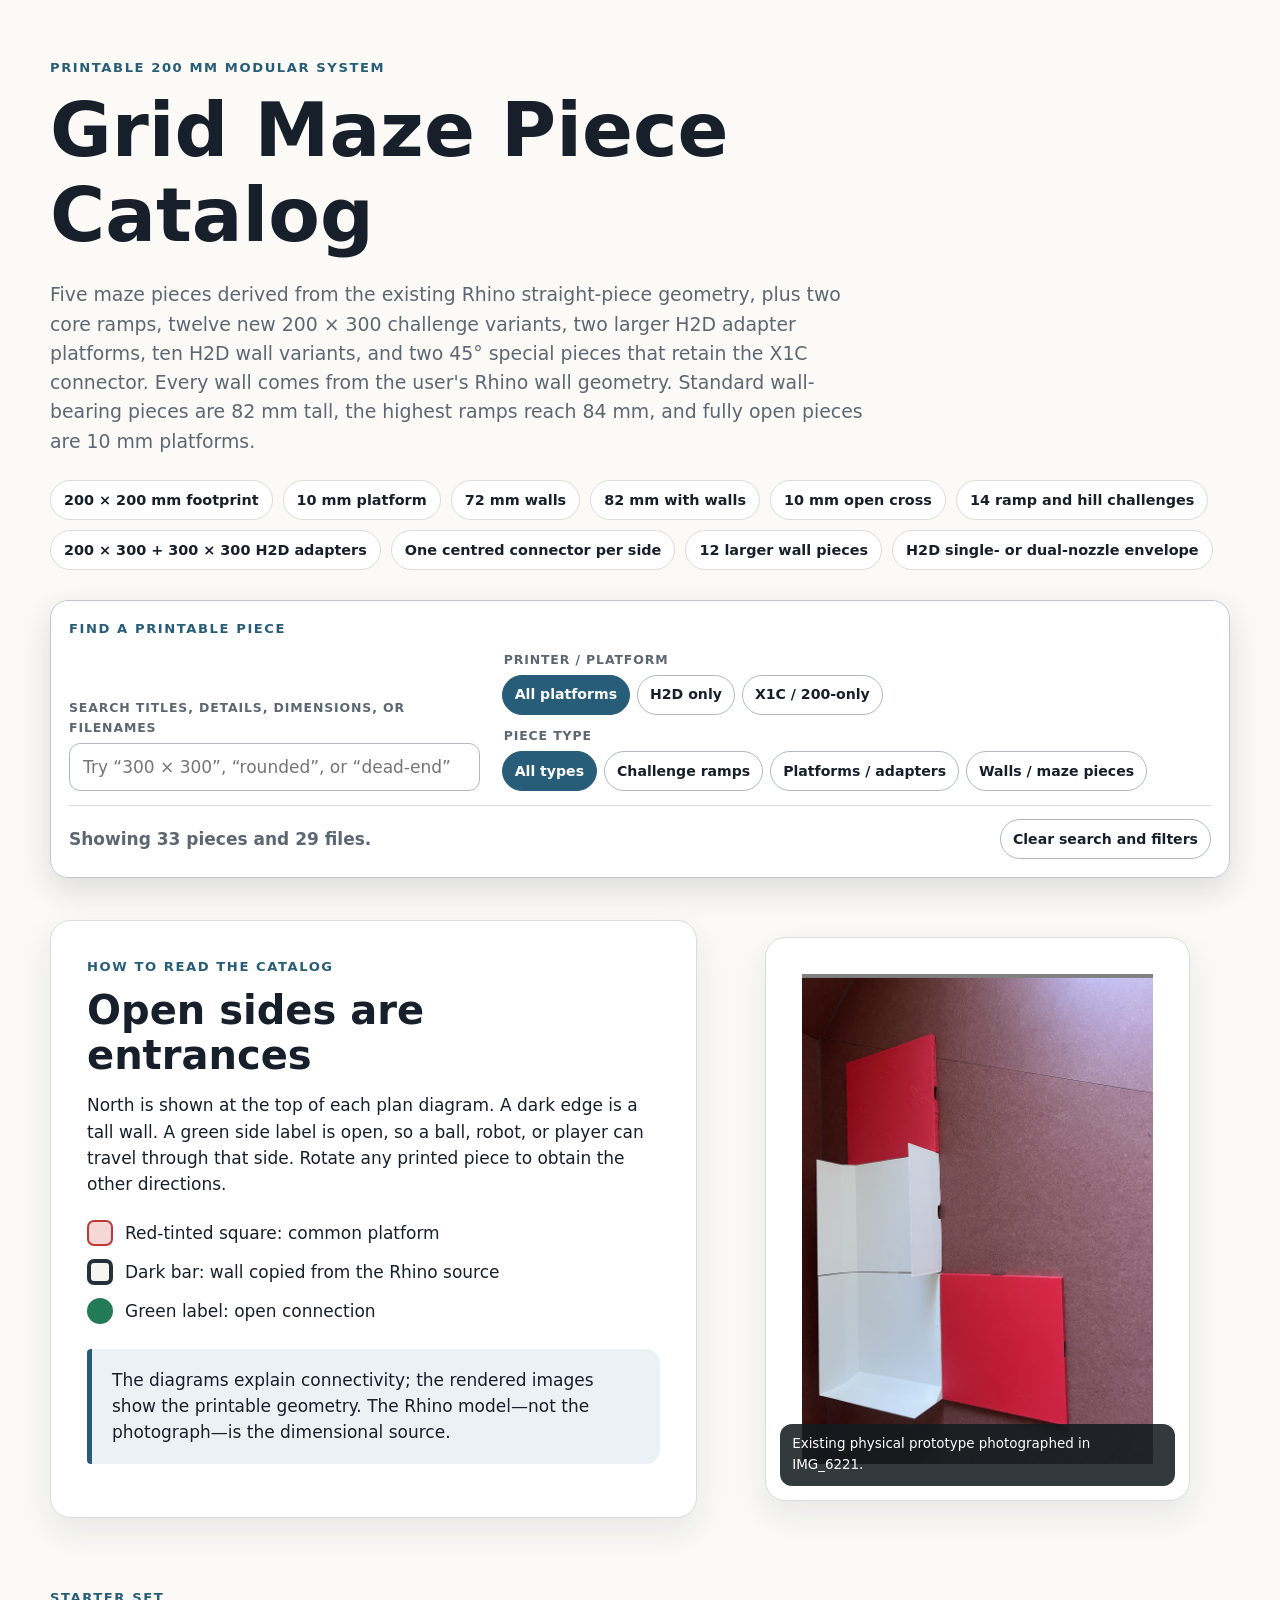
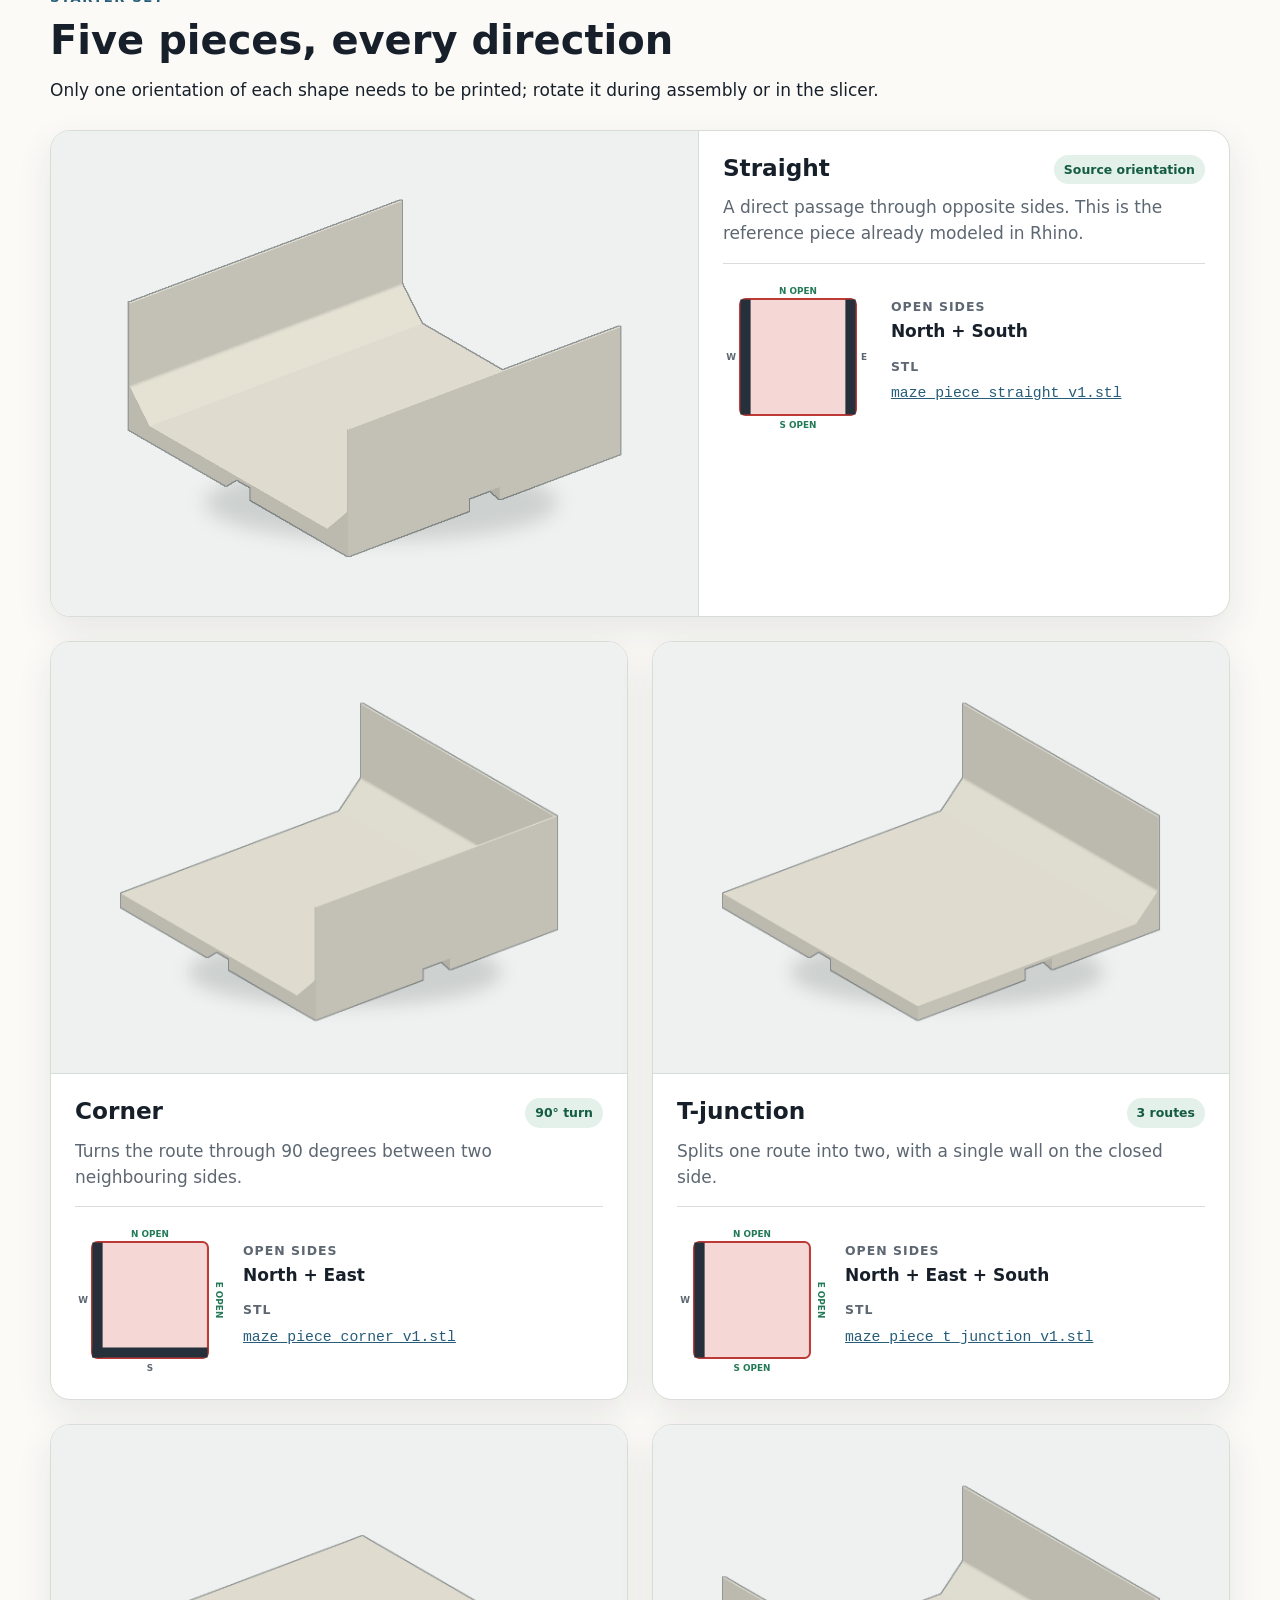
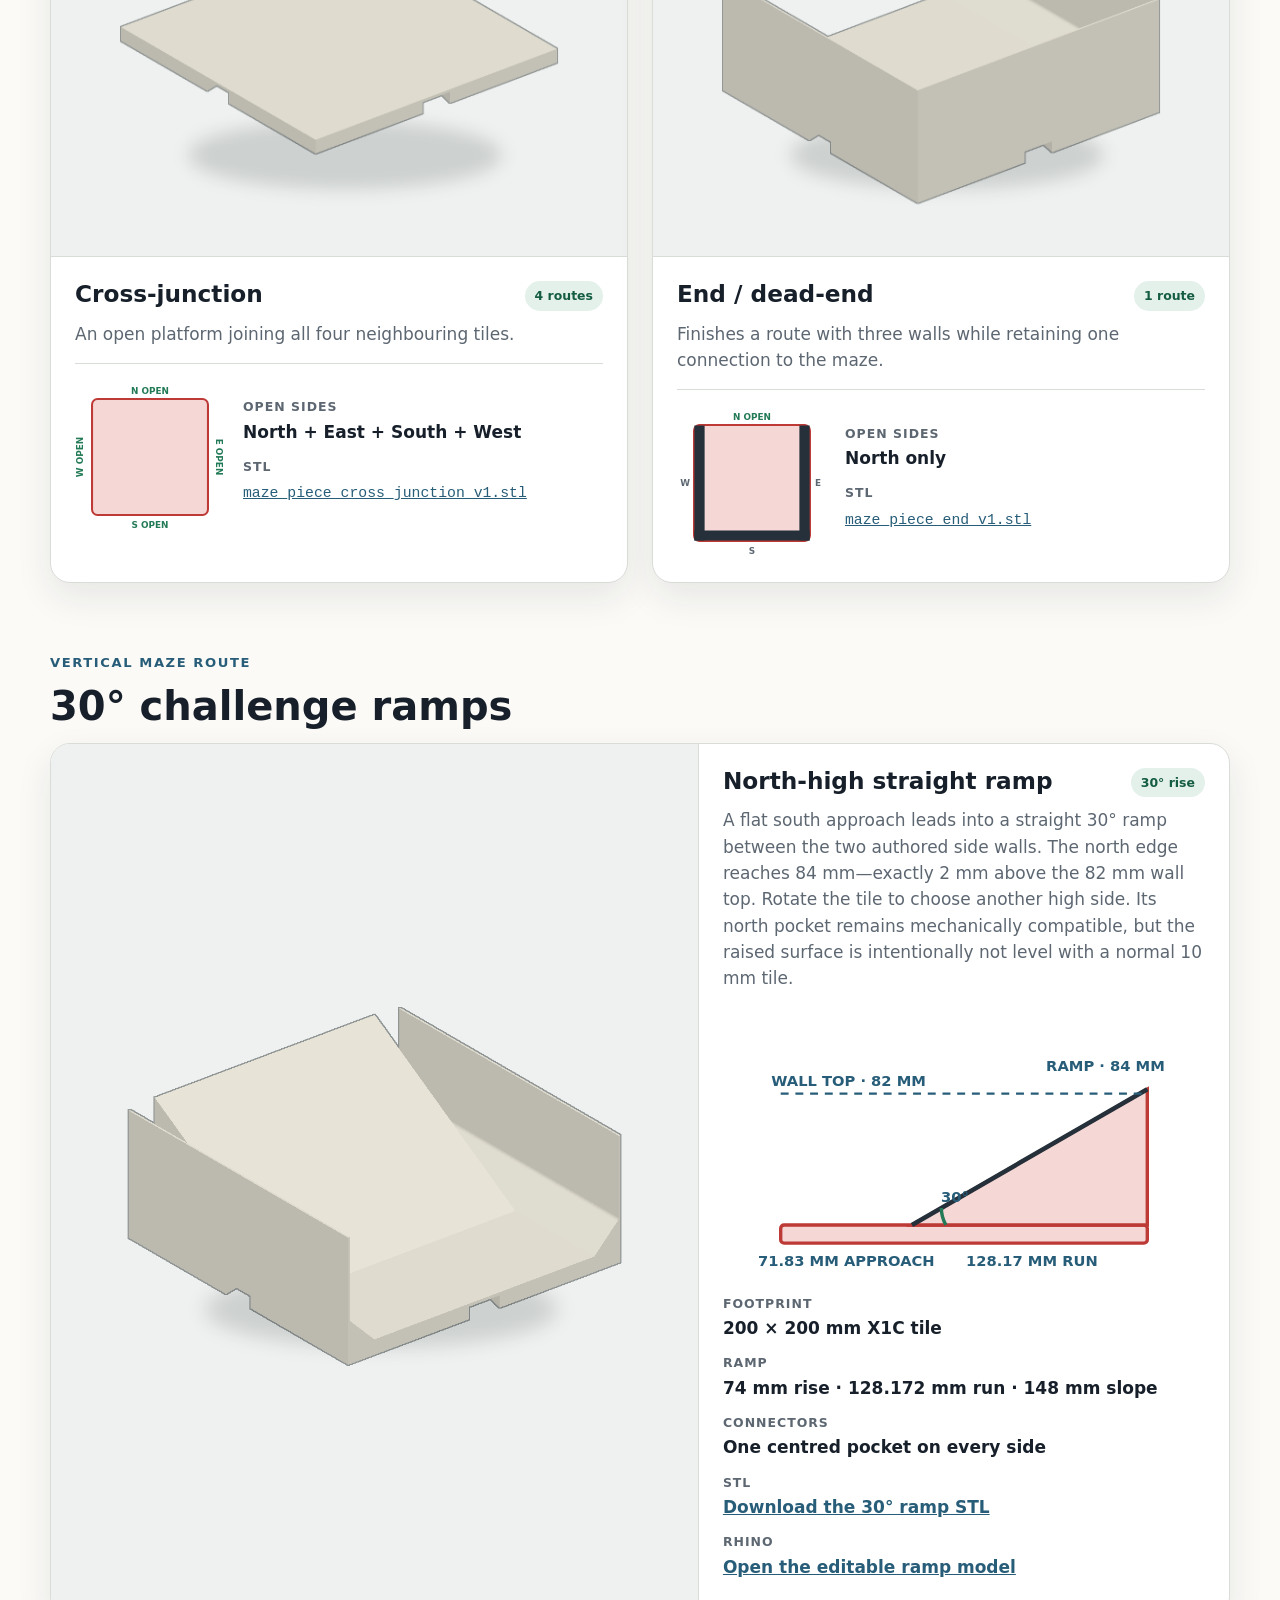
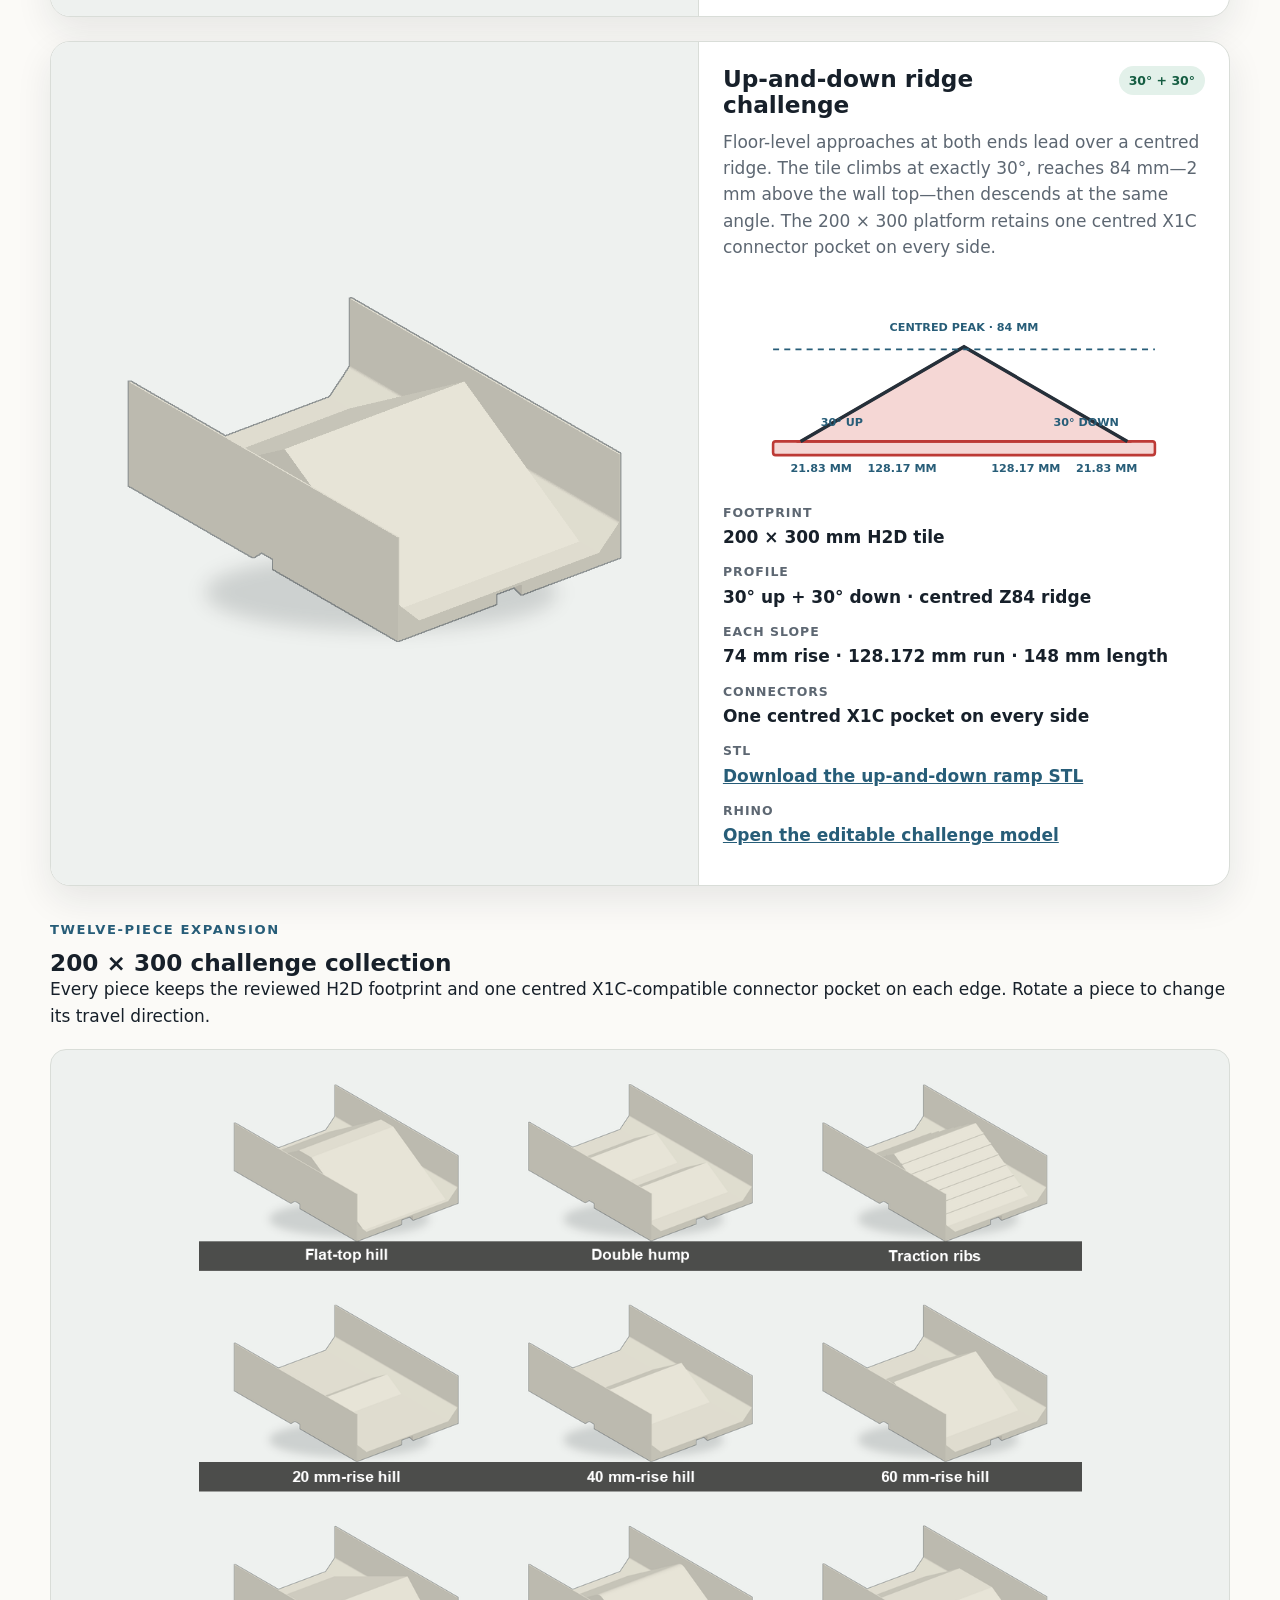
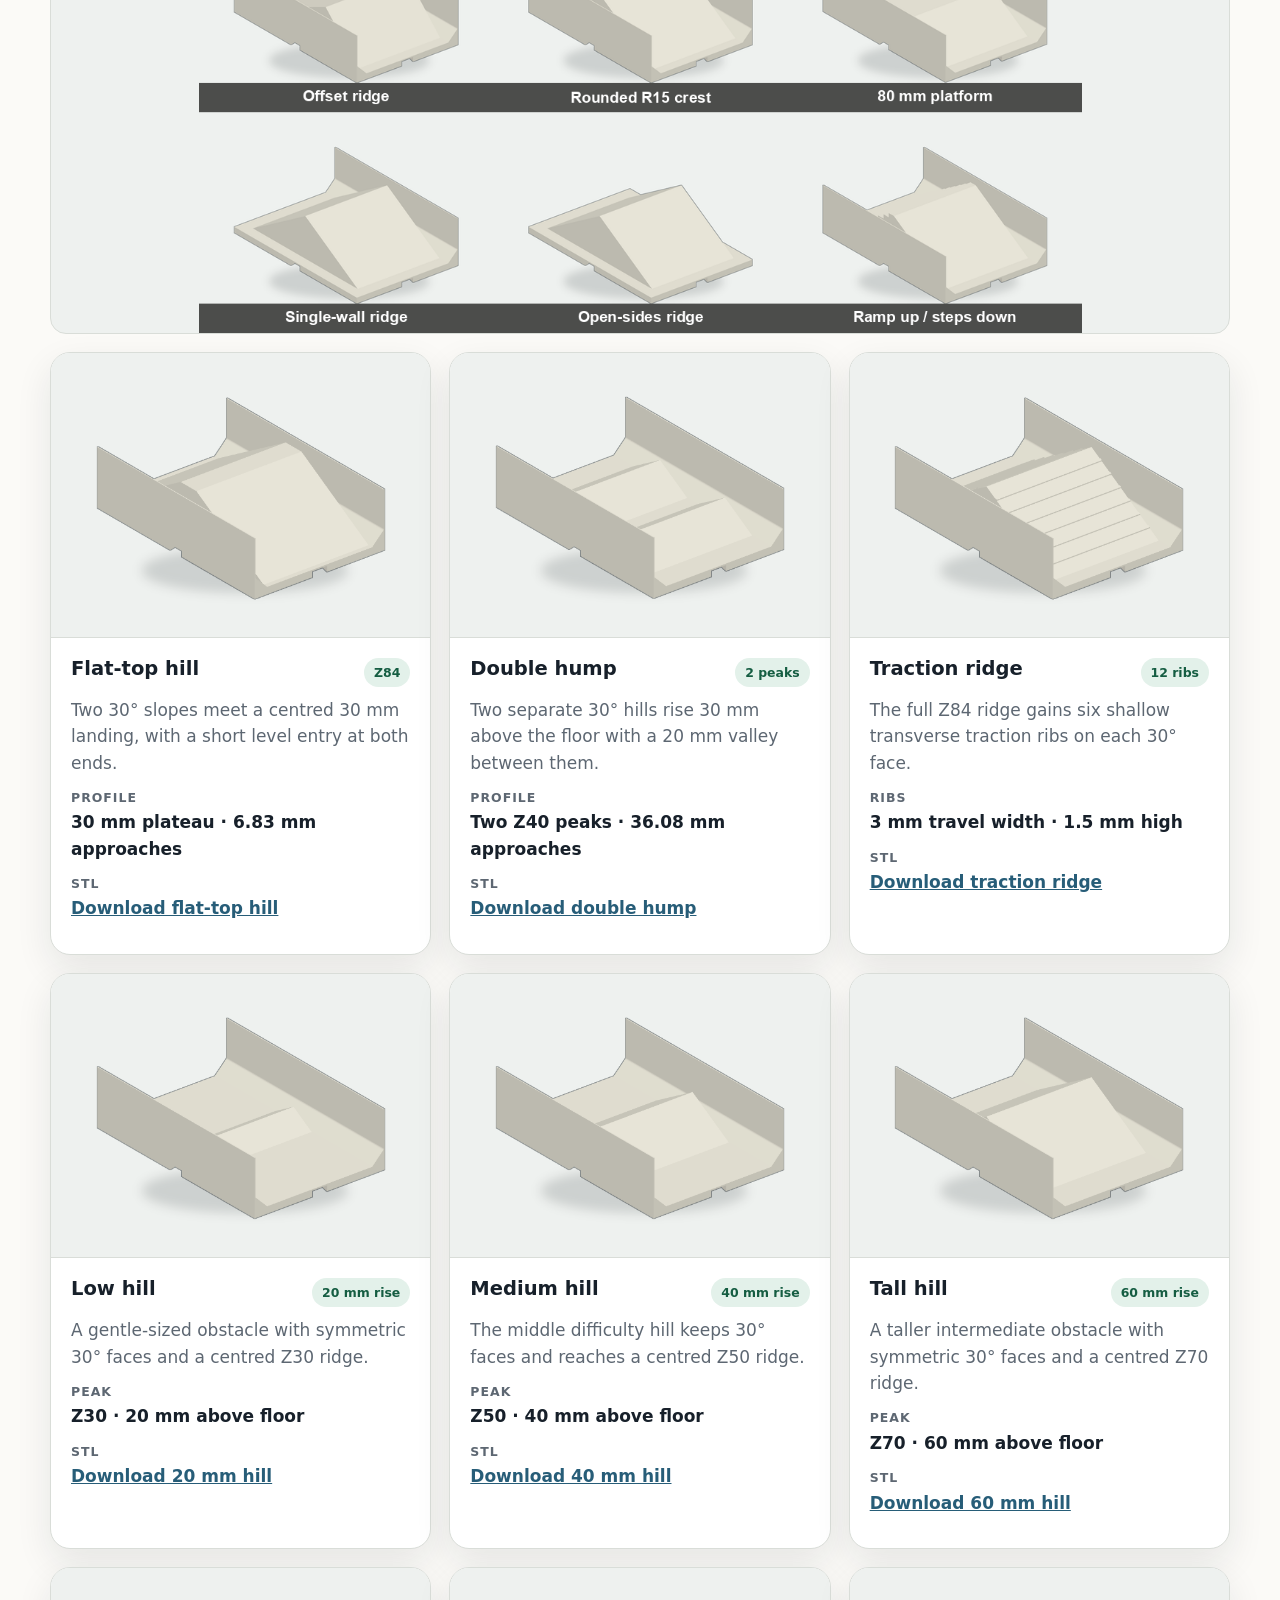
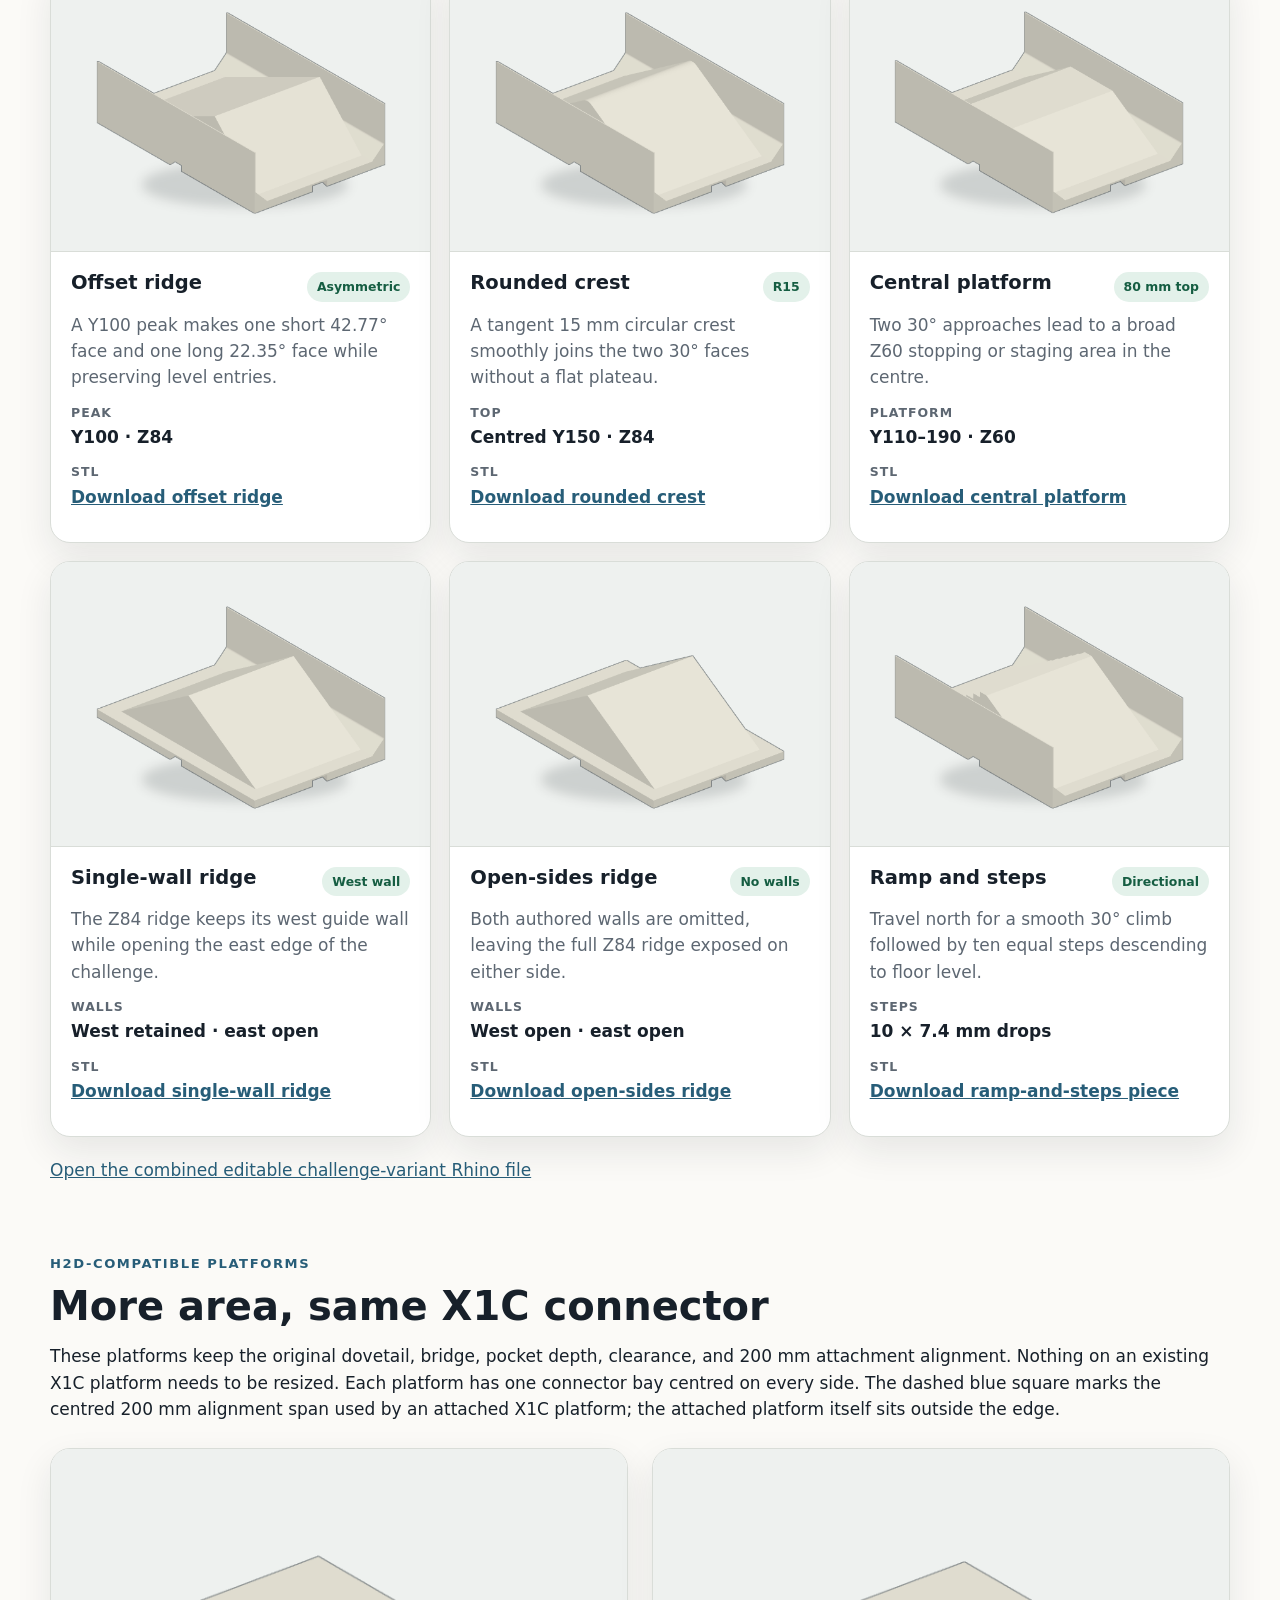
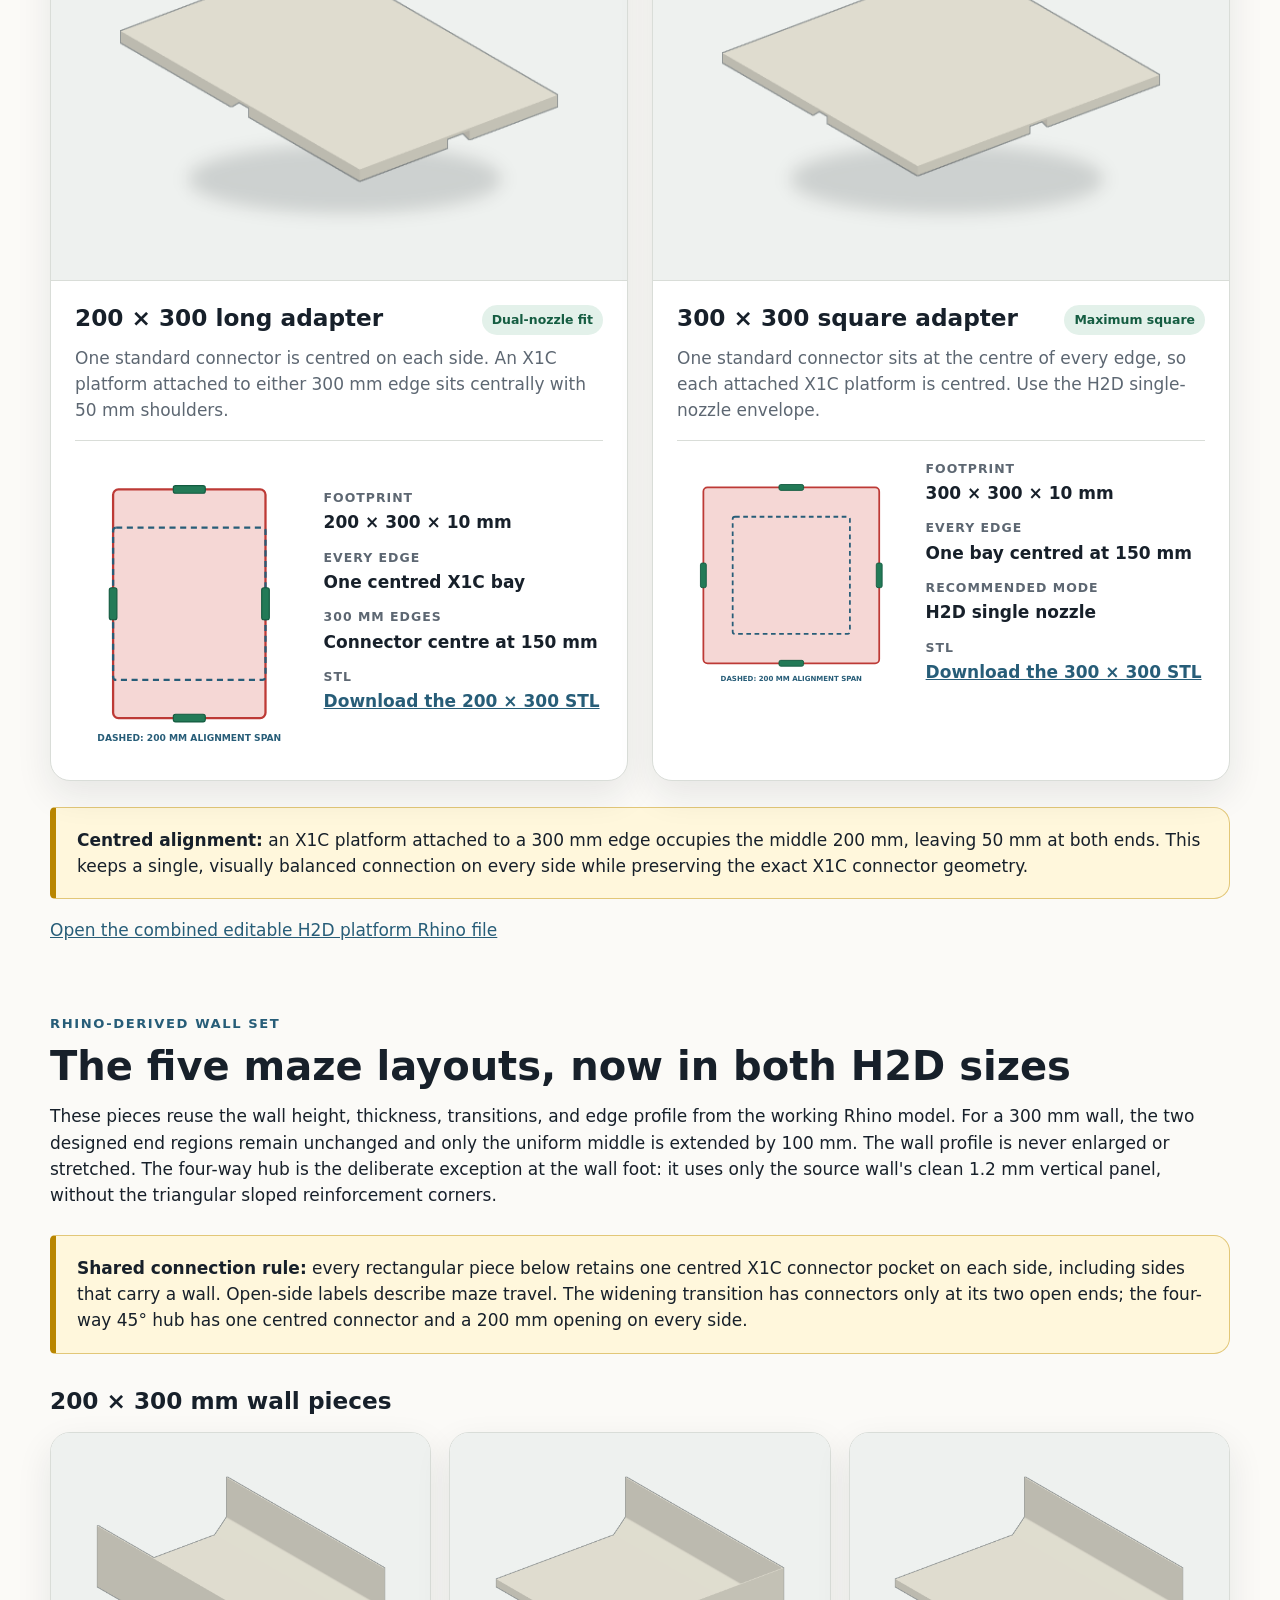
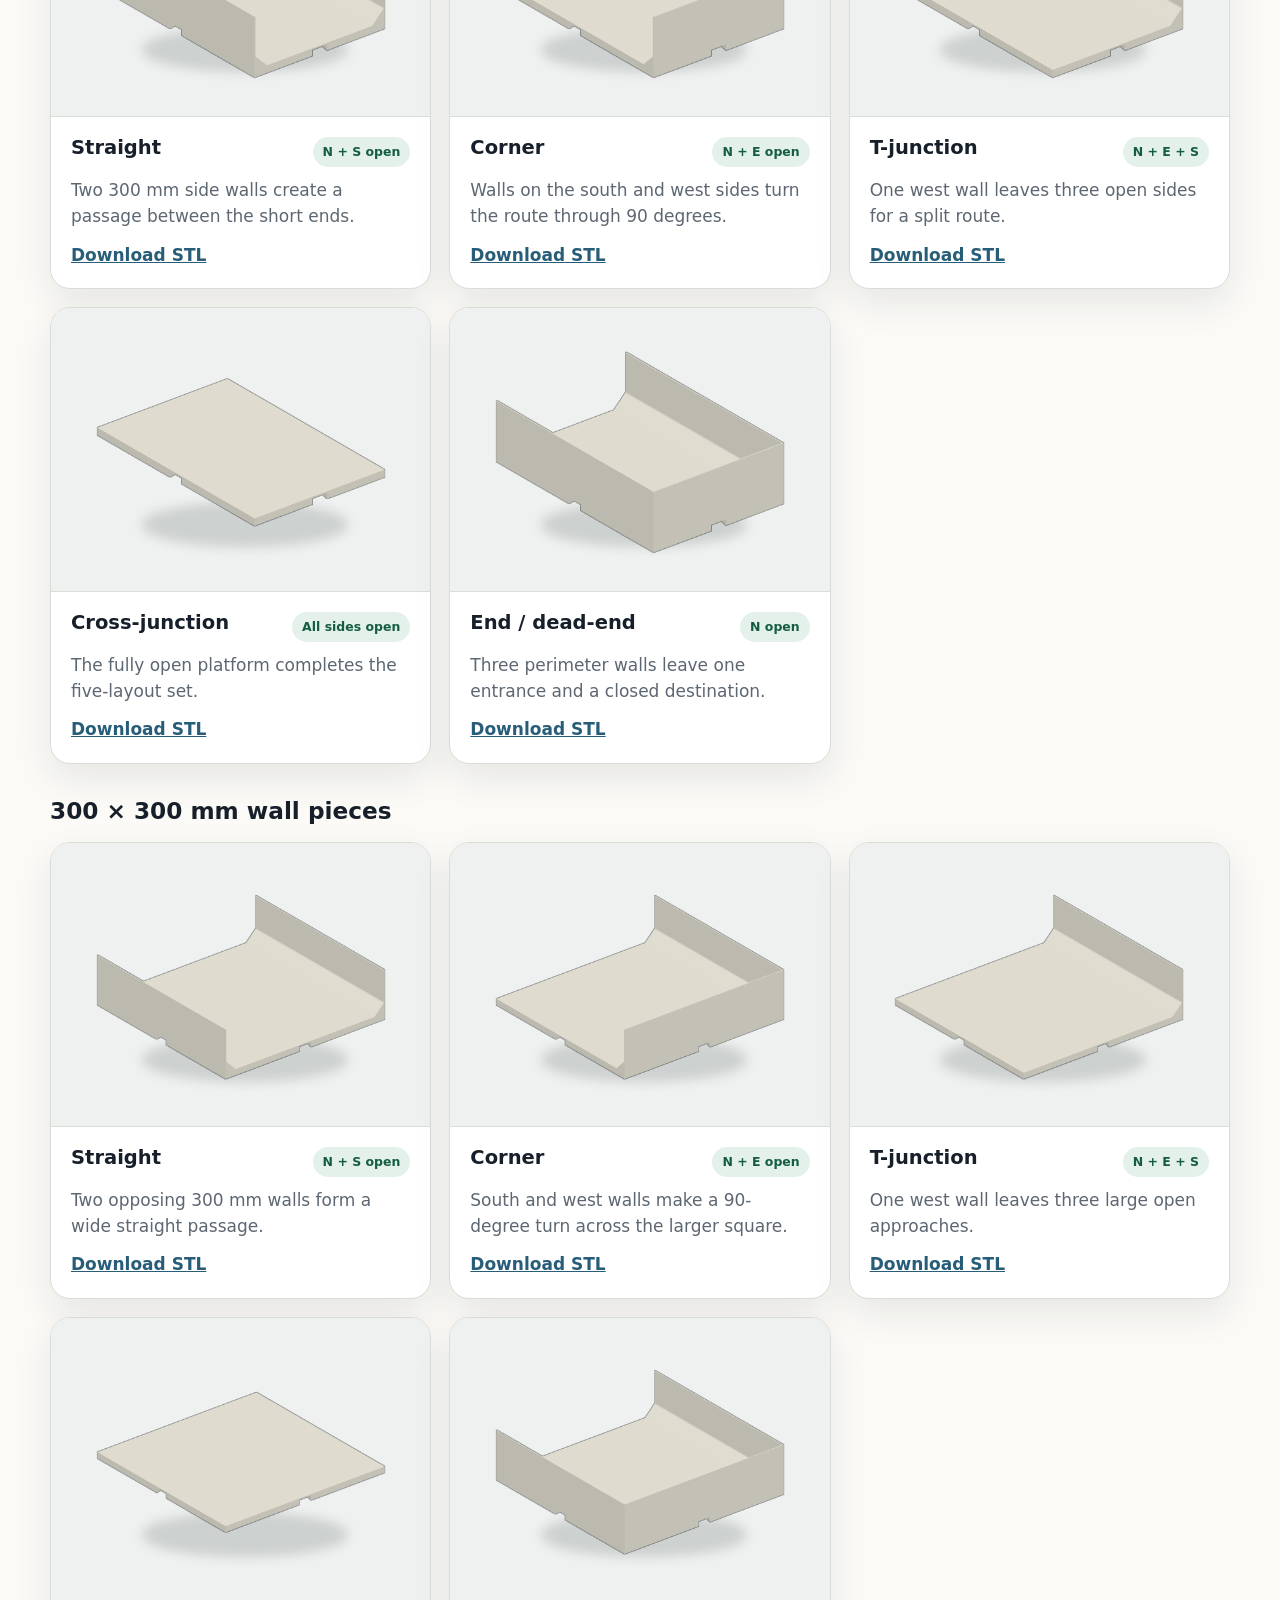
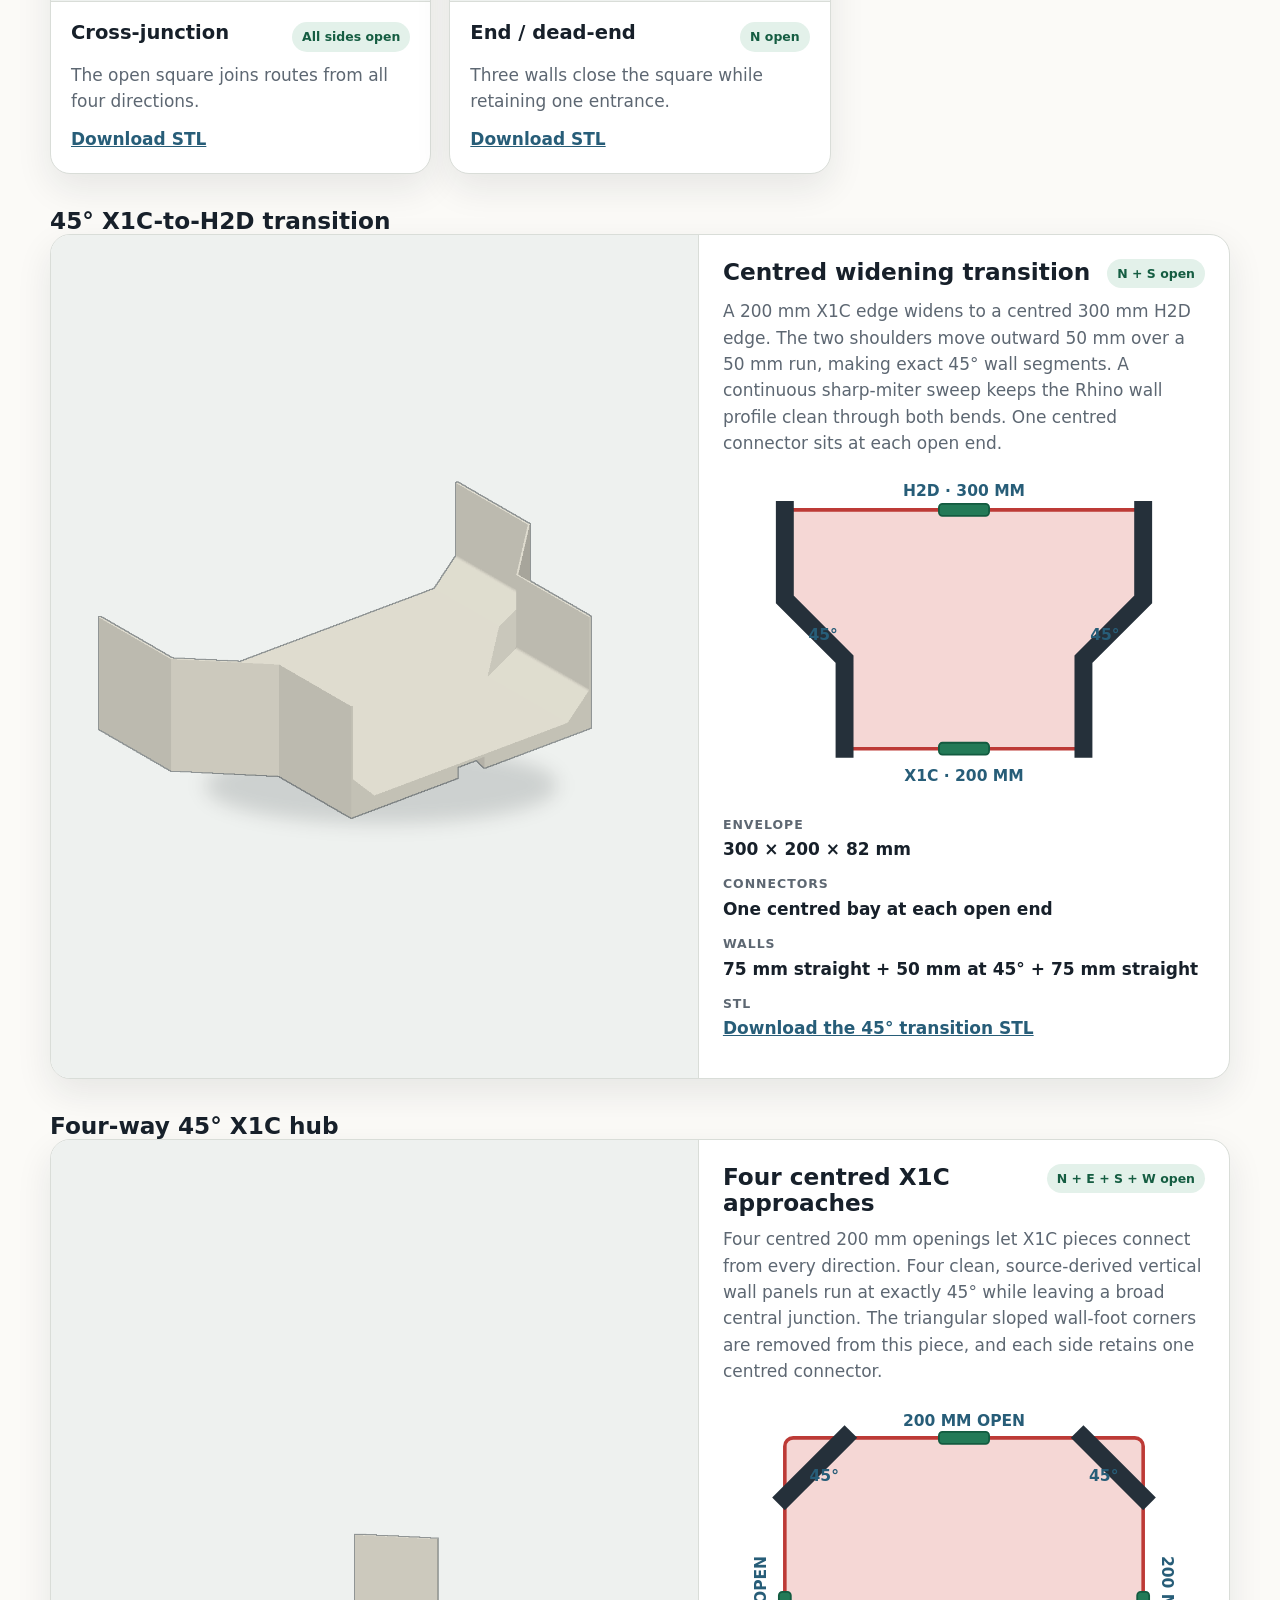
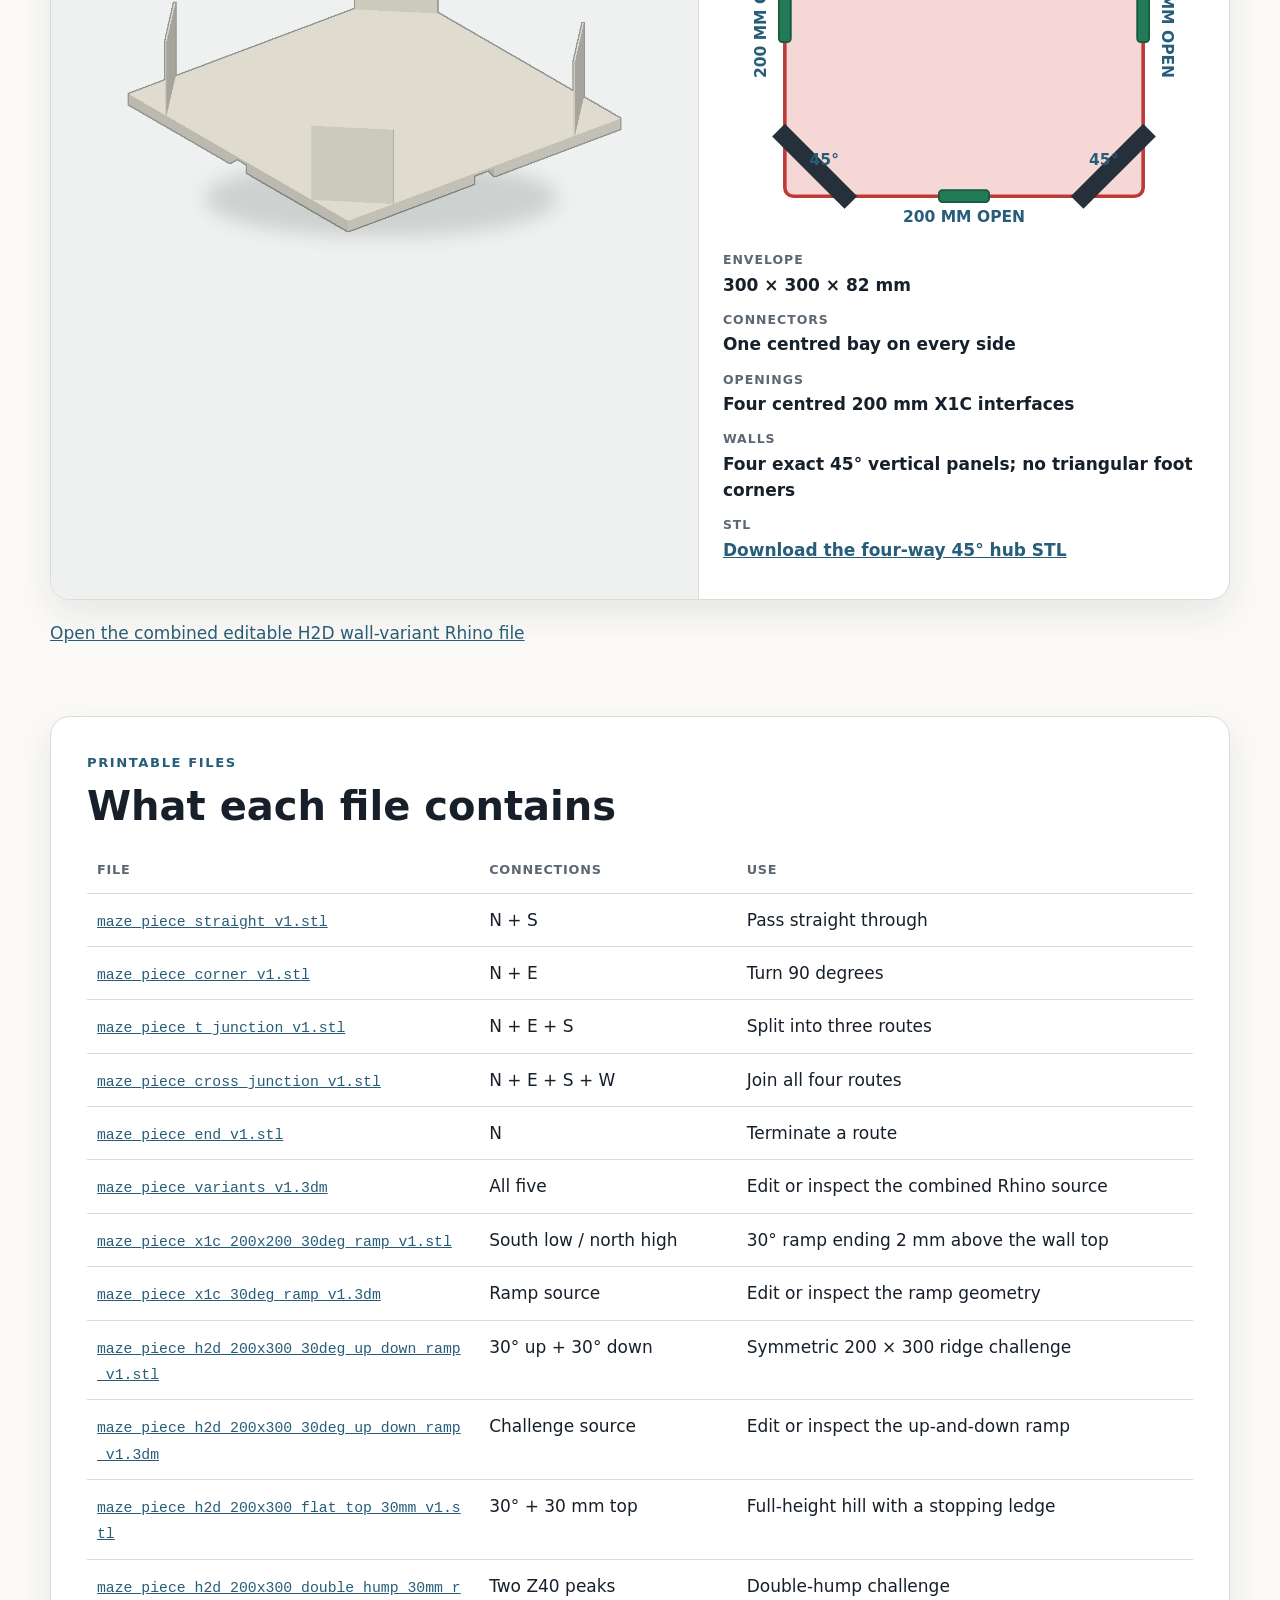
<file: docs/index.html>
<!doctype html>
<html lang="en">
<head>
  <meta charset="utf-8">
  <meta name="viewport" content="width=device-width, initial-scale=1">
  <title>Grid Maze Piece Catalog</title>
  <script>document.documentElement.classList.add('js');</script>
  <style>
    :root {
      color-scheme: light;
      --ink: #17202a;
      --muted: #5d6772;
      --paper: #fbfaf7;
      --panel: #ffffff;
      --line: #d9ddd8;
      --platform: #bd3a36;
      --platform-soft: #f5d7d5;
      --wall: #f7f5ef;
      --wall-edge: #25303a;
      --open: #237a57;
      --accent: #275d78;
      --shadow: 0 14px 36px rgba(25, 34, 40, 0.09);
    }

    * { box-sizing: border-box; }

    body {
      margin: 0;
      background: var(--paper);
      color: var(--ink);
      font: 17px/1.55 ui-sans-serif, system-ui, -apple-system, BlinkMacSystemFont, "Segoe UI", sans-serif;
    }

    a { color: var(--accent); }

    header, main, footer {
      width: min(1180px, calc(100% - 36px));
      margin-inline: auto;
    }

    header { padding: 58px 0 30px; }

    .eyebrow {
      margin: 0 0 10px;
      color: var(--accent);
      font-size: 0.82rem;
      font-weight: 800;
      letter-spacing: 0.12em;
      text-transform: uppercase;
    }

    h1, h2, h3 { line-height: 1.13; }
    h1 { max-width: 850px; margin: 0; font-size: clamp(2.35rem, 6vw, 4.7rem); }
    h2 { margin: 0 0 14px; font-size: clamp(1.75rem, 4vw, 2.5rem); }
    h3 { margin: 0; font-size: 1.45rem; }
    p { margin: 0 0 1em; }

    .lede {
      max-width: 820px;
      margin: 22px 0 0;
      color: var(--muted);
      font-size: 1.18rem;
    }

    .facts {
      display: flex;
      flex-wrap: wrap;
      gap: 10px;
      margin-top: 24px;
    }

    .fact {
      border: 1px solid var(--line);
      border-radius: 999px;
      background: var(--panel);
      padding: 8px 13px;
      font-size: 0.9rem;
      font-weight: 700;
    }

    [hidden] { display: none !important; }

    .catalog-controls {
      display: none;
      position: sticky;
      top: 12px;
      z-index: 20;
      margin: 0 0 42px;
      border: 1px solid #bdc9cf;
      border-radius: 18px;
      background: rgba(255, 255, 255, 0.96);
      box-shadow: 0 12px 32px rgba(25, 34, 40, 0.14);
      padding: 18px;
      backdrop-filter: blur(12px);
    }

    .js .catalog-controls { display: block; }

    .filter-layout {
      display: grid;
      grid-template-columns: minmax(230px, 1.1fr) minmax(0, 1.9fr);
      gap: 16px 22px;
      align-items: end;
    }

    .search-field label,
    .filter-set legend {
      color: var(--muted);
      font-size: 0.78rem;
      font-weight: 850;
      letter-spacing: 0.07em;
      text-transform: uppercase;
    }

    .search-field label { display: block; margin-bottom: 6px; }

    .search-field input {
      width: 100%;
      min-height: 46px;
      border: 1px solid #aeb9bf;
      border-radius: 11px;
      background: white;
      color: var(--ink);
      padding: 10px 13px;
      font: inherit;
    }

    .filter-groups { display: grid; gap: 11px; }

    .filter-set {
      min-width: 0;
      margin: 0;
      border: 0;
      padding: 0;
    }

    .filter-set legend { margin-bottom: 6px; }

    .filter-buttons { display: flex; flex-wrap: wrap; gap: 7px; }

    .filter-button,
    .reset-button {
      min-height: 40px;
      border: 1px solid #aeb9bf;
      border-radius: 999px;
      background: white;
      color: var(--ink);
      padding: 7px 12px;
      font: inherit;
      font-size: 0.88rem;
      font-weight: 750;
      cursor: pointer;
    }

    .filter-button[aria-pressed="true"] {
      border-color: var(--accent);
      background: var(--accent);
      color: white;
    }

    .filter-button:hover,
    .reset-button:hover { border-color: var(--accent); }

    .filter-button:focus-visible,
    .reset-button:focus-visible,
    .search-field input:focus-visible {
      outline: 3px solid #86bdd4;
      outline-offset: 2px;
    }

    .filter-status-row {
      display: flex;
      flex-wrap: wrap;
      gap: 10px 16px;
      align-items: center;
      justify-content: space-between;
      margin-top: 14px;
      border-top: 1px solid var(--line);
      padding-top: 13px;
    }

    .result-count { margin: 0; color: var(--muted); font-weight: 750; }

    .no-results {
      margin: -18px 0 44px;
      border: 1px dashed #aeb9bf;
      border-radius: 16px;
      background: var(--panel);
      padding: 28px;
      text-align: center;
      color: var(--muted);
    }

    section { margin: 34px 0 70px; }

    .intro-grid {
      display: grid;
      grid-template-columns: minmax(0, 1fr) minmax(300px, 0.78fr);
      gap: 28px;
      align-items: stretch;
    }

    .panel, .piece-card {
      border: 1px solid var(--line);
      border-radius: 20px;
      background: var(--panel);
      box-shadow: var(--shadow);
    }

    .panel { padding: clamp(22px, 4vw, 36px); }

    .prototype {
      overflow: hidden;
      min-height: 390px;
      position: relative;
    }

    .prototype img {
      width: 100%;
      height: 100%;
      object-fit: cover;
      display: block;
    }

    .prototype figcaption {
      position: absolute;
      inset: auto 14px 14px;
      border-radius: 12px;
      background: rgba(18, 26, 31, 0.86);
      color: white;
      padding: 10px 12px;
      font-size: 0.84rem;
    }

    .legend {
      display: grid;
      gap: 13px;
      margin-top: 22px;
    }

    .legend-item { display: flex; gap: 12px; align-items: center; }
    .swatch { width: 26px; height: 26px; border-radius: 7px; flex: 0 0 auto; }
    .swatch.platform { background: var(--platform-soft); border: 2px solid var(--platform); }
    .swatch.wall { background: var(--wall); border: 4px solid var(--wall-edge); }
    .swatch.open { background: var(--open); border-radius: 50%; }

    .piece-grid {
      display: grid;
      grid-template-columns: repeat(2, minmax(0, 1fr));
      gap: 24px;
      margin-top: 26px;
    }

    .adapter-grid {
      display: grid;
      grid-template-columns: repeat(2, minmax(0, 1fr));
      gap: 24px;
      margin-top: 26px;
    }

    .wall-size-block { margin-top: 34px; }

    .wall-variant-grid {
      display: grid;
      grid-template-columns: repeat(3, minmax(0, 1fr));
      gap: 18px;
      margin-top: 18px;
    }

    .wall-card .piece-body { padding: 20px; }
    .wall-card h3 { font-size: 1.22rem; }
    .wall-card .piece-description { margin-bottom: 12px; }
    .wall-card .download { margin: 0; font-weight: 750; }

    .transition-plan {
      display: block;
      width: 100%;
      max-width: 430px;
      margin: 18px auto;
    }

    .transition-label { fill: var(--accent); font-size: 13px; font-weight: 900; text-anchor: middle; }

    .piece-card { overflow: hidden; }

    .render {
      aspect-ratio: 4 / 3;
      display: block;
      width: 100%;
      object-fit: contain;
      background: #eef1ef;
      border-bottom: 1px solid var(--line);
    }

    .piece-body { padding: 24px; }
    .piece-heading { display: flex; justify-content: space-between; gap: 16px; align-items: start; }

    .badge {
      flex: 0 0 auto;
      border-radius: 999px;
      background: #e3f1ea;
      color: #155d42;
      padding: 5px 10px;
      font-size: 0.78rem;
      font-weight: 800;
    }

    .piece-description { color: var(--muted); margin: 10px 0 16px; }

    .diagram-wrap {
      display: grid;
      grid-template-columns: 150px minmax(0, 1fr);
      gap: 18px;
      align-items: center;
      border-top: 1px solid var(--line);
      padding-top: 18px;
    }

    .diagram { width: 150px; height: 150px; display: block; }
    .tile { fill: var(--platform-soft); stroke: var(--platform); stroke-width: 3; }
    .wall-line { stroke: var(--wall-edge); stroke-width: 15; stroke-linecap: square; }
    .side-label { fill: var(--muted); font-size: 13px; font-weight: 800; text-anchor: middle; }
    .open-label { fill: var(--open); font-size: 13px; font-weight: 900; text-anchor: middle; }

    dl { margin: 0; }
    dt { color: var(--muted); font-size: 0.78rem; font-weight: 800; letter-spacing: 0.08em; text-transform: uppercase; }
    dd { margin: 2px 0 12px; font-weight: 650; }
    code { overflow-wrap: anywhere; font: 0.87em ui-monospace, SFMono-Regular, Menlo, monospace; }

    .piece-card.featured { grid-column: 1 / -1; }
    .piece-card.featured .piece-layout { display: grid; grid-template-columns: minmax(0, 1.1fr) minmax(360px, 0.9fr); }
    .piece-card.featured .render { height: 100%; min-height: 420px; border: 0; border-right: 1px solid var(--line); }

    .adapter-plan-wrap {
      display: grid;
      grid-template-columns: minmax(210px, 0.9fr) minmax(0, 1.1fr);
      gap: 20px;
      align-items: center;
      border-top: 1px solid var(--line);
      padding-top: 18px;
    }

    .adapter-plan { display: block; width: 100%; max-height: 310px; }
    .pocket-mark { fill: var(--open); stroke: #135b40; stroke-width: 1.5; }
    .module-outline { fill: none; stroke: var(--accent); stroke-width: 3; stroke-dasharray: 8 6; }
    .plan-label { fill: var(--accent); font-size: 12px; font-weight: 900; text-anchor: middle; }

    .compatibility-note {
      margin-top: 26px;
      border: 1px solid #e2c778;
      border-left: 6px solid #b98600;
      border-radius: 5px 16px 16px 5px;
      background: #fff7dc;
      padding: 19px 21px;
    }

    table { width: 100%; border-collapse: collapse; margin-top: 18px; }
    th, td { border-bottom: 1px solid var(--line); padding: 13px 10px; text-align: left; vertical-align: top; }
    th { color: var(--muted); font-size: 0.8rem; letter-spacing: 0.06em; text-transform: uppercase; }

    .note {
      border-left: 5px solid var(--accent);
      background: #eaf2f5;
      padding: 18px 20px;
      border-radius: 4px 14px 14px 4px;
    }

    footer { padding: 0 0 48px; color: var(--muted); font-size: 0.88rem; }

    @media (max-width: 820px) {
      .intro-grid, .piece-grid, .adapter-grid, .piece-card.featured .piece-layout { grid-template-columns: 1fr; }
      .catalog-controls { position: relative; top: auto; }
      .filter-layout { grid-template-columns: 1fr; }
      .wall-variant-grid { grid-template-columns: repeat(2, minmax(0, 1fr)); }
      .piece-card.featured { grid-column: auto; }
      .piece-card.featured .render { min-height: 0; border-right: 0; border-bottom: 1px solid var(--line); }
      .prototype { min-height: 330px; }
    }

    @media (max-width: 500px) {
      header, main, footer { width: min(100% - 24px, 1180px); }
      header { padding-top: 34px; }
      .diagram-wrap { grid-template-columns: 1fr; }
      .adapter-plan-wrap { grid-template-columns: 1fr; }
      .wall-variant-grid { grid-template-columns: 1fr; }
      .diagram { margin-inline: auto; }
      table, tbody, tr, td { display: block; width: 100%; }
      thead { display: none; }
      tr { border-bottom: 1px solid var(--line); padding: 11px 0; }
      td { border: 0; padding: 3px 0; }
      td:nth-child(2) { display: none; }
      td:nth-child(3)::before { content: "Use: "; color: var(--muted); font-weight: 800; }
    }

    @media print {
      body { background: white; font-size: 11pt; }
      header, main, footer { width: 100%; }
      section { break-inside: avoid; margin-block: 24px; }
      .panel, .piece-card { box-shadow: none; }
      .piece-card { break-inside: avoid; }
      a { color: inherit; text-decoration: none; }
      .catalog-controls, .no-results { display: none !important; }
    }
  </style>
</head>
<body>
  <header>
    <p class="eyebrow">Printable 200 mm modular system</p>
    <h1>Grid Maze Piece Catalog</h1>
    <p class="lede">
      Five maze pieces derived from the existing Rhino straight-piece geometry,
      plus two core ramps, twelve new 200 × 300 challenge variants, two larger H2D
      adapter platforms, ten H2D wall variants, and two 45° special pieces that
      retain the X1C connector. Every wall comes from the user's Rhino wall geometry.
      Standard wall-bearing pieces are 82 mm tall, the highest ramps reach 84 mm,
      and fully open pieces are 10 mm platforms.
    </p>
    <div class="facts" aria-label="Key dimensions">
      <span class="fact">200 × 200 mm footprint</span>
      <span class="fact">10 mm platform</span>
      <span class="fact">72 mm walls</span>
      <span class="fact">82 mm with walls</span>
      <span class="fact">10 mm open cross</span>
      <span class="fact">14 ramp and hill challenges</span>
      <span class="fact">200 × 300 + 300 × 300 H2D adapters</span>
      <span class="fact">One centred connector per side</span>
      <span class="fact">12 larger wall pieces</span>
      <span class="fact">H2D single- or dual-nozzle envelope</span>
    </div>
  </header>

  <main>
    <aside class="catalog-controls" aria-labelledby="catalog-filter-title">
      <p class="eyebrow" id="catalog-filter-title">Find a printable piece</p>
      <div class="filter-layout">
        <div class="search-field">
          <label for="catalog-search">Search titles, details, dimensions, or filenames</label>
          <input id="catalog-search" type="search" autocomplete="off" placeholder="Try “300 × 300”, “rounded”, or “dead-end”" aria-describedby="catalog-filter-help">
        </div>
        <div class="filter-groups">
          <fieldset class="filter-set">
            <legend>Printer / platform</legend>
            <div class="filter-buttons">
              <button class="filter-button" type="button" data-filter-group="platform" data-filter-value="all" aria-pressed="true">All platforms</button>
              <button class="filter-button" type="button" data-filter-group="platform" data-filter-value="h2d" aria-pressed="false">H2D only</button>
              <button class="filter-button" type="button" data-filter-group="platform" data-filter-value="x1c" aria-pressed="false">X1C / 200-only</button>
            </div>
          </fieldset>
          <fieldset class="filter-set">
            <legend>Piece type</legend>
            <div class="filter-buttons">
              <button class="filter-button" type="button" data-filter-group="category" data-filter-value="all" aria-pressed="true">All types</button>
              <button class="filter-button" type="button" data-filter-group="category" data-filter-value="challenge" aria-pressed="false">Challenge ramps</button>
              <button class="filter-button" type="button" data-filter-group="category" data-filter-value="platform" aria-pressed="false">Platforms / adapters</button>
              <button class="filter-button" type="button" data-filter-group="category" data-filter-value="walls" aria-pressed="false">Walls / maze pieces</button>
            </div>
          </fieldset>
        </div>
      </div>
      <div class="filter-status-row">
        <p class="result-count" id="catalog-result-count" role="status" aria-live="polite" aria-atomic="true">Showing the full catalogue.</p>
        <button class="reset-button" id="catalog-reset" type="button">Clear search and filters</button>
      </div>
      <span id="catalog-filter-help" hidden>Search and the two selected filters work together. Press Escape in the search box to clear the search.</span>
    </aside>

    <div class="no-results" id="catalog-no-results" role="status" hidden>
      <strong>No printable pieces match those filters.</strong><br>
      Try a different search, platform, or piece type—or clear the filters.
    </div>

    <section class="intro-grid" aria-labelledby="how-to-read">
      <div class="panel">
        <p class="eyebrow">How to read the catalog</p>
        <h2 id="how-to-read">Open sides are entrances</h2>
        <p>
          North is shown at the top of each plan diagram. A dark edge is a tall
          wall. A green side label is open, so a ball, robot, or player can travel
          through that side. Rotate any printed piece to obtain the other directions.
        </p>
        <div class="legend" aria-label="Diagram legend">
          <div class="legend-item"><span class="swatch platform"></span><span>Red-tinted square: common platform</span></div>
          <div class="legend-item"><span class="swatch wall"></span><span>Dark bar: wall copied from the Rhino source</span></div>
          <div class="legend-item"><span class="swatch open"></span><span>Green label: open connection</span></div>
        </div>
        <p class="note" style="margin-top: 24px">
          The diagrams explain connectivity; the rendered images show the printable
          geometry. The Rhino model—not the photograph—is the dimensional source.
        </p>
      </div>

      <figure class="panel prototype">
        <img src="../reference/photos/IMG_6221-preview.jpg" alt="Red platforms and white maze walls assembled into connected passages">
        <figcaption>Existing physical prototype photographed in IMG_6221.</figcaption>
      </figure>
    </section>

    <section aria-labelledby="pieces" data-filter-section>
      <p class="eyebrow">Starter set</p>
      <h2 id="pieces">Five pieces, every direction</h2>
      <p>Only one orientation of each shape needs to be printed; rotate it during assembly or in the slicer.</p>

      <div class="piece-grid">
        <article class="piece-card featured" data-catalog-item data-platform="x1c" data-category="walls">
          <div class="piece-layout">
            <img class="render" src="images/maze-piece-straight.png" alt="Isometric render of the straight maze piece">
            <div class="piece-body">
              <div class="piece-heading"><h3>Straight</h3><span class="badge">Source orientation</span></div>
              <p class="piece-description">A direct passage through opposite sides. This is the reference piece already modeled in Rhino.</p>
              <div class="diagram-wrap">
                <svg class="diagram" viewBox="0 0 220 220" role="img" aria-label="Straight piece open north and south, walled east and west">
                  <rect class="tile" x="25" y="25" width="170" height="170" rx="8"/>
                  <line class="wall-line" x1="33" y1="33" x2="33" y2="187"/>
                  <line class="wall-line" x1="187" y1="33" x2="187" y2="187"/>
                  <text class="open-label" x="110" y="17">N OPEN</text>
                  <text class="side-label" x="207" y="114">E</text>
                  <text class="open-label" x="110" y="214">S OPEN</text>
                  <text class="side-label" x="12" y="114">W</text>
                </svg>
                <dl>
                  <dt>Open sides</dt><dd>North + South</dd>
                  <dt>STL</dt><dd><a href="../output/variants/maze_piece_straight_v1.stl"><code>maze_piece_straight_v1.stl</code></a></dd>
                </dl>
              </div>
            </div>
          </div>
        </article>

        <article class="piece-card" data-catalog-item data-platform="x1c" data-category="walls">
          <img class="render" src="images/maze-piece-corner.png" alt="Isometric render of the corner maze piece">
          <div class="piece-body">
            <div class="piece-heading"><h3>Corner</h3><span class="badge">90° turn</span></div>
            <p class="piece-description">Turns the route through 90 degrees between two neighbouring sides.</p>
            <div class="diagram-wrap">
              <svg class="diagram" viewBox="0 0 220 220" role="img" aria-label="Corner piece open north and east, walled south and west">
                <rect class="tile" x="25" y="25" width="170" height="170" rx="8"/>
                <line class="wall-line" x1="33" y1="33" x2="33" y2="187"/>
                <line class="wall-line" x1="33" y1="187" x2="187" y2="187"/>
                <text class="open-label" x="110" y="17">N OPEN</text>
                <text class="open-label" x="207" y="110" transform="rotate(90 207 110)">E OPEN</text>
                <text class="side-label" x="110" y="214">S</text>
                <text class="side-label" x="12" y="114">W</text>
              </svg>
              <dl><dt>Open sides</dt><dd>North + East</dd><dt>STL</dt><dd><a href="../output/variants/maze_piece_corner_v1.stl"><code>maze_piece_corner_v1.stl</code></a></dd></dl>
            </div>
          </div>
        </article>

        <article class="piece-card" data-catalog-item data-platform="x1c" data-category="walls">
          <img class="render" src="images/maze-piece-t-junction.png" alt="Isometric render of the T-junction maze piece">
          <div class="piece-body">
            <div class="piece-heading"><h3>T-junction</h3><span class="badge">3 routes</span></div>
            <p class="piece-description">Splits one route into two, with a single wall on the closed side.</p>
            <div class="diagram-wrap">
              <svg class="diagram" viewBox="0 0 220 220" role="img" aria-label="T-junction open north, east, and south, walled west">
                <rect class="tile" x="25" y="25" width="170" height="170" rx="8"/>
                <line class="wall-line" x1="33" y1="33" x2="33" y2="187"/>
                <text class="open-label" x="110" y="17">N OPEN</text>
                <text class="open-label" x="207" y="110" transform="rotate(90 207 110)">E OPEN</text>
                <text class="open-label" x="110" y="214">S OPEN</text>
                <text class="side-label" x="12" y="114">W</text>
              </svg>
              <dl><dt>Open sides</dt><dd>North + East + South</dd><dt>STL</dt><dd><a href="../output/variants/maze_piece_t_junction_v1.stl"><code>maze_piece_t_junction_v1.stl</code></a></dd></dl>
            </div>
          </div>
        </article>

        <article class="piece-card" data-catalog-item data-platform="x1c" data-category="walls">
          <img class="render" src="images/maze-piece-cross-junction.png" alt="Isometric render of the cross-junction maze piece">
          <div class="piece-body">
            <div class="piece-heading"><h3>Cross-junction</h3><span class="badge">4 routes</span></div>
            <p class="piece-description">An open platform joining all four neighbouring tiles.</p>
            <div class="diagram-wrap">
              <svg class="diagram" viewBox="0 0 220 220" role="img" aria-label="Cross-junction open on all four sides">
                <rect class="tile" x="25" y="25" width="170" height="170" rx="8"/>
                <text class="open-label" x="110" y="17">N OPEN</text>
                <text class="open-label" x="207" y="110" transform="rotate(90 207 110)">E OPEN</text>
                <text class="open-label" x="110" y="214">S OPEN</text>
                <text class="open-label" x="12" y="110" transform="rotate(-90 12 110)">W OPEN</text>
              </svg>
              <dl><dt>Open sides</dt><dd>North + East + South + West</dd><dt>STL</dt><dd><a href="../output/variants/maze_piece_cross_junction_v1.stl"><code>maze_piece_cross_junction_v1.stl</code></a></dd></dl>
            </div>
          </div>
        </article>

        <article class="piece-card" data-catalog-item data-platform="x1c" data-category="walls">
          <img class="render" src="images/maze-piece-end.png" alt="Isometric render of the end or dead-end maze piece">
          <div class="piece-body">
            <div class="piece-heading"><h3>End / dead-end</h3><span class="badge">1 route</span></div>
            <p class="piece-description">Finishes a route with three walls while retaining one connection to the maze.</p>
            <div class="diagram-wrap">
              <svg class="diagram" viewBox="0 0 220 220" role="img" aria-label="End piece open north, walled east, south, and west">
                <rect class="tile" x="25" y="25" width="170" height="170" rx="8"/>
                <line class="wall-line" x1="33" y1="33" x2="33" y2="187"/>
                <line class="wall-line" x1="187" y1="33" x2="187" y2="187"/>
                <line class="wall-line" x1="33" y1="187" x2="187" y2="187"/>
                <text class="open-label" x="110" y="17">N OPEN</text>
                <text class="side-label" x="207" y="114">E</text>
                <text class="side-label" x="110" y="214">S</text>
                <text class="side-label" x="12" y="114">W</text>
              </svg>
              <dl><dt>Open sides</dt><dd>North only</dd><dt>STL</dt><dd><a href="../output/variants/maze_piece_end_v1.stl"><code>maze_piece_end_v1.stl</code></a></dd></dl>
            </div>
          </div>
        </article>
      </div>
    </section>

    <section aria-labelledby="ramp-piece" data-filter-section>
      <p class="eyebrow">Vertical maze route</p>
      <h2 id="ramp-piece">30° challenge ramps</h2>
      <article class="piece-card featured" data-catalog-item data-platform="x1c" data-category="challenge">
        <div class="piece-layout">
          <img class="render" src="images/maze-piece-x1c-200x200-30deg-ramp.png" alt="Isometric render of the 200 millimetre X1C ramp tile rising at 30 degrees toward its north edge">
          <div class="piece-body">
            <div class="piece-heading"><h3>North-high straight ramp</h3><span class="badge">30° rise</span></div>
            <p class="piece-description">
              A flat south approach leads into a straight 30° ramp between the two
              authored side walls. The north edge reaches 84 mm—exactly 2 mm above
              the 82 mm wall top. Rotate the tile to choose another high side. Its
              north pocket remains mechanically compatible, but the raised surface
              is intentionally not level with a normal 10 mm tile.
            </p>
            <svg class="transition-plan" viewBox="0 0 380 235" role="img" aria-label="Side elevation showing a 71.83 millimetre flat approach followed by a 128.17 millimetre run rising 74 millimetres at 30 degrees">
              <rect class="tile" x="28" y="190" width="324" height="16" rx="3"/>
              <polygon class="tile" points="144,190 352,70 352,190"/>
              <line x1="144" y1="190" x2="352" y2="70" stroke="var(--wall-edge)" stroke-width="4"/>
              <line x1="28" y1="74" x2="352" y2="74" stroke="var(--accent)" stroke-width="2" stroke-dasharray="7 6"/>
              <path d="M174 190 A30 30 0 0 1 170 175" fill="none" stroke="var(--open)" stroke-width="3"/>
              <text class="transition-label" x="182" y="170">30°</text>
              <text class="transition-label" x="86" y="226">71.83 MM APPROACH</text>
              <text class="transition-label" x="250" y="226">128.17 MM RUN</text>
              <text class="transition-label" x="88" y="67">WALL TOP · 82 MM</text>
              <text class="transition-label" x="315" y="54">RAMP · 84 MM</text>
            </svg>
            <dl>
              <dt>Footprint</dt><dd>200 × 200 mm X1C tile</dd>
              <dt>Ramp</dt><dd>74 mm rise · 128.172 mm run · 148 mm slope</dd>
              <dt>Connectors</dt><dd>One centred pocket on every side</dd>
              <dt>STL</dt><dd><a href="../output/ramp/maze_piece_x1c_200x200_30deg_ramp_v1.stl">Download the 30° ramp STL</a></dd>
              <dt>Rhino</dt><dd><a href="../output/ramp/maze_piece_x1c_30deg_ramp_v1.3dm">Open the editable ramp model</a></dd>
            </dl>
          </div>
        </div>
      </article>

      <article class="piece-card featured" style="margin-top: 24px" data-catalog-item data-platform="h2d" data-category="challenge">
        <div class="piece-layout">
          <img class="render" src="images/maze-piece-h2d-200x300-30deg-up-down-ramp.png" alt="Isometric render of the 200 by 300 millimetre challenge tile with a 30-degree climb and matching descent">
          <div class="piece-body">
            <div class="piece-heading"><h3>Up-and-down ridge challenge</h3><span class="badge">30° + 30°</span></div>
            <p class="piece-description">
              Floor-level approaches at both ends lead over a centred ridge. The
              tile climbs at exactly 30°, reaches 84 mm—2 mm above the wall top—then
              descends at the same angle. The 200 × 300 platform retains one centred
              X1C connector pocket on every side.
            </p>
            <svg class="transition-plan" viewBox="0 0 500 240" role="img" aria-label="Side elevation showing equal 21.83 millimetre approaches, two 128.17 millimetre 30-degree slopes, and a centred 84 millimetre peak">
              <rect class="tile" x="28" y="190" width="444" height="16" rx="3"/>
              <polygon class="tile" points="60,190 250,80 440,190"/>
              <polyline points="60,190 250,80 440,190" fill="none" stroke="var(--wall-edge)" stroke-width="4" stroke-linejoin="miter"/>
              <line x1="28" y1="83" x2="472" y2="83" stroke="var(--accent)" stroke-width="2" stroke-dasharray="7 6"/>
              <text class="transition-label" x="108" y="172">30° UP</text>
              <text class="transition-label" x="392" y="172">30° DOWN</text>
              <text class="transition-label" x="250" y="62">CENTRED PEAK · 84 MM</text>
              <text class="transition-label" x="84" y="226">21.83 MM</text>
              <text class="transition-label" x="178" y="226">128.17 MM</text>
              <text class="transition-label" x="322" y="226">128.17 MM</text>
              <text class="transition-label" x="416" y="226">21.83 MM</text>
            </svg>
            <dl>
              <dt>Footprint</dt><dd>200 × 300 mm H2D tile</dd>
              <dt>Profile</dt><dd>30° up + 30° down · centred Z84 ridge</dd>
              <dt>Each slope</dt><dd>74 mm rise · 128.172 mm run · 148 mm length</dd>
              <dt>Connectors</dt><dd>One centred X1C pocket on every side</dd>
              <dt>STL</dt><dd><a href="../output/challenge-ramp/maze_piece_h2d_200x300_30deg_up_down_ramp_v1.stl">Download the up-and-down ramp STL</a></dd>
              <dt>Rhino</dt><dd><a href="../output/challenge-ramp/maze_piece_h2d_200x300_30deg_up_down_ramp_v1.3dm">Open the editable challenge model</a></dd>
            </dl>
          </div>
        </div>
      </article>

      <div class="wall-size-block" data-filter-subgroup>
        <p class="eyebrow">Twelve-piece expansion</p>
        <h3>200 × 300 challenge collection</h3>
        <p>
          Every piece keeps the reviewed H2D footprint and one centred X1C-compatible
          connector pocket on each edge. Rotate a piece to change its travel direction.
        </p>
        <img class="render" style="margin-top: 20px; border: 1px solid var(--line); border-radius: 16px" src="images/challenge-ramp-variants-overview.png" alt="Labelled overview of all twelve 200 by 300 millimetre challenge ramp variants">

        <div class="wall-variant-grid">
          <article class="piece-card wall-card" data-catalog-item data-platform="h2d" data-category="challenge">
            <img class="render" src="images/maze-piece-h2d-200x300-flat-top-30mm.png" alt="Isometric render of a 200 by 300 millimetre hill with a 30 millimetre flat top">
            <div class="piece-body">
              <div class="piece-heading"><h3>Flat-top hill</h3><span class="badge">Z84</span></div>
              <p class="piece-description">Two 30° slopes meet a centred 30 mm landing, with a short level entry at both ends.</p>
              <dl><dt>Profile</dt><dd>30 mm plateau · 6.83 mm approaches</dd><dt>STL</dt><dd><a href="../output/challenge-ramp-variants/maze_piece_h2d_200x300_flat_top_30mm_v1.stl">Download flat-top hill</a></dd></dl>
            </div>
          </article>

          <article class="piece-card wall-card" data-catalog-item data-platform="h2d" data-category="challenge">
            <img class="render" src="images/maze-piece-h2d-200x300-double-hump-30mm-rise.png" alt="Isometric render of a 200 by 300 millimetre double-hump challenge piece">
            <div class="piece-body">
              <div class="piece-heading"><h3>Double hump</h3><span class="badge">2 peaks</span></div>
              <p class="piece-description">Two separate 30° hills rise 30 mm above the floor with a 20 mm valley between them.</p>
              <dl><dt>Profile</dt><dd>Two Z40 peaks · 36.08 mm approaches</dd><dt>STL</dt><dd><a href="../output/challenge-ramp-variants/maze_piece_h2d_200x300_double_hump_30mm_rise_v1.stl">Download double hump</a></dd></dl>
            </div>
          </article>

          <article class="piece-card wall-card" data-catalog-item data-platform="h2d" data-category="challenge">
            <img class="render" src="images/maze-piece-h2d-200x300-traction-ribs.png" alt="Isometric render of the full-height ridge with transverse traction ribs">
            <div class="piece-body">
              <div class="piece-heading"><h3>Traction ridge</h3><span class="badge">12 ribs</span></div>
              <p class="piece-description">The full Z84 ridge gains six shallow transverse traction ribs on each 30° face.</p>
              <dl><dt>Ribs</dt><dd>3 mm travel width · 1.5 mm high</dd><dt>STL</dt><dd><a href="../output/challenge-ramp-variants/maze_piece_h2d_200x300_traction_ribs_v1.stl">Download traction ridge</a></dd></dl>
            </div>
          </article>

          <article class="piece-card wall-card" data-catalog-item data-platform="h2d" data-category="challenge">
            <img class="render" src="images/maze-piece-h2d-200x300-low-hill-20mm-rise.png" alt="Isometric render of a low hill rising 20 millimetres above the floor">
            <div class="piece-body">
              <div class="piece-heading"><h3>Low hill</h3><span class="badge">20 mm rise</span></div>
              <p class="piece-description">A gentle-sized obstacle with symmetric 30° faces and a centred Z30 ridge.</p>
              <dl><dt>Peak</dt><dd>Z30 · 20 mm above floor</dd><dt>STL</dt><dd><a href="../output/challenge-ramp-variants/maze_piece_h2d_200x300_low_hill_20mm_rise_v1.stl">Download 20 mm hill</a></dd></dl>
            </div>
          </article>

          <article class="piece-card wall-card" data-catalog-item data-platform="h2d" data-category="challenge">
            <img class="render" src="images/maze-piece-h2d-200x300-low-hill-40mm-rise.png" alt="Isometric render of a medium hill rising 40 millimetres above the floor">
            <div class="piece-body">
              <div class="piece-heading"><h3>Medium hill</h3><span class="badge">40 mm rise</span></div>
              <p class="piece-description">The middle difficulty hill keeps 30° faces and reaches a centred Z50 ridge.</p>
              <dl><dt>Peak</dt><dd>Z50 · 40 mm above floor</dd><dt>STL</dt><dd><a href="../output/challenge-ramp-variants/maze_piece_h2d_200x300_low_hill_40mm_rise_v1.stl">Download 40 mm hill</a></dd></dl>
            </div>
          </article>

          <article class="piece-card wall-card" data-catalog-item data-platform="h2d" data-category="challenge">
            <img class="render" src="images/maze-piece-h2d-200x300-low-hill-60mm-rise.png" alt="Isometric render of a tall hill rising 60 millimetres above the floor">
            <div class="piece-body">
              <div class="piece-heading"><h3>Tall hill</h3><span class="badge">60 mm rise</span></div>
              <p class="piece-description">A taller intermediate obstacle with symmetric 30° faces and a centred Z70 ridge.</p>
              <dl><dt>Peak</dt><dd>Z70 · 60 mm above floor</dd><dt>STL</dt><dd><a href="../output/challenge-ramp-variants/maze_piece_h2d_200x300_low_hill_60mm_rise_v1.stl">Download 60 mm hill</a></dd></dl>
            </div>
          </article>

          <article class="piece-card wall-card" data-catalog-item data-platform="h2d" data-category="challenge">
            <img class="render" src="images/maze-piece-h2d-200x300-offset-ridge.png" alt="Isometric render of a challenge hill with its ridge offset toward one end">
            <div class="piece-body">
              <div class="piece-heading"><h3>Offset ridge</h3><span class="badge">Asymmetric</span></div>
              <p class="piece-description">A Y100 peak makes one short 42.77° face and one long 22.35° face while preserving level entries.</p>
              <dl><dt>Peak</dt><dd>Y100 · Z84</dd><dt>STL</dt><dd><a href="../output/challenge-ramp-variants/maze_piece_h2d_200x300_offset_ridge_v1.stl">Download offset ridge</a></dd></dl>
            </div>
          </article>

          <article class="piece-card wall-card" data-catalog-item data-platform="h2d" data-category="challenge">
            <img class="render" src="images/maze-piece-h2d-200x300-rounded-crest-r15.png" alt="Isometric render of a full-height hill with a rounded central crest">
            <div class="piece-body">
              <div class="piece-heading"><h3>Rounded crest</h3><span class="badge">R15</span></div>
              <p class="piece-description">A tangent 15 mm circular crest smoothly joins the two 30° faces without a flat plateau.</p>
              <dl><dt>Top</dt><dd>Centred Y150 · Z84</dd><dt>STL</dt><dd><a href="../output/challenge-ramp-variants/maze_piece_h2d_200x300_rounded_crest_r15_v1.stl">Download rounded crest</a></dd></dl>
            </div>
          </article>

          <article class="piece-card wall-card" data-catalog-item data-platform="h2d" data-category="challenge">
            <img class="render" src="images/maze-piece-h2d-200x300-central-platform-80mm.png" alt="Isometric render of a hill with a large central stopping platform">
            <div class="piece-body">
              <div class="piece-heading"><h3>Central platform</h3><span class="badge">80 mm top</span></div>
              <p class="piece-description">Two 30° approaches lead to a broad Z60 stopping or staging area in the centre.</p>
              <dl><dt>Platform</dt><dd>Y110–190 · Z60</dd><dt>STL</dt><dd><a href="../output/challenge-ramp-variants/maze_piece_h2d_200x300_central_platform_80mm_v1.stl">Download central platform</a></dd></dl>
            </div>
          </article>

          <article class="piece-card wall-card" data-catalog-item data-platform="h2d" data-category="challenge">
            <img class="render" src="images/maze-piece-h2d-200x300-single-wall-ridge.png" alt="Isometric render of the full-height ridge with only one authored side wall">
            <div class="piece-body">
              <div class="piece-heading"><h3>Single-wall ridge</h3><span class="badge">West wall</span></div>
              <p class="piece-description">The Z84 ridge keeps its west guide wall while opening the east edge of the challenge.</p>
              <dl><dt>Walls</dt><dd>West retained · east open</dd><dt>STL</dt><dd><a href="../output/challenge-ramp-variants/maze_piece_h2d_200x300_single_wall_ridge_v1.stl">Download single-wall ridge</a></dd></dl>
            </div>
          </article>

          <article class="piece-card wall-card" data-catalog-item data-platform="h2d" data-category="challenge">
            <img class="render" src="images/maze-piece-h2d-200x300-open-sides-ridge.png" alt="Isometric render of the full-height ridge with both sides open">
            <div class="piece-body">
              <div class="piece-heading"><h3>Open-sides ridge</h3><span class="badge">No walls</span></div>
              <p class="piece-description">Both authored walls are omitted, leaving the full Z84 ridge exposed on either side.</p>
              <dl><dt>Walls</dt><dd>West open · east open</dd><dt>STL</dt><dd><a href="../output/challenge-ramp-variants/maze_piece_h2d_200x300_open_sides_ridge_v1.stl">Download open-sides ridge</a></dd></dl>
            </div>
          </article>

          <article class="piece-card wall-card" data-catalog-item data-platform="h2d" data-category="challenge">
            <img class="render" src="images/maze-piece-h2d-200x300-ramp-up-steps-down.png" alt="Isometric render of a directional challenge with a smooth ramp up and ten steps down">
            <div class="piece-body">
              <div class="piece-heading"><h3>Ramp and steps</h3><span class="badge">Directional</span></div>
              <p class="piece-description">Travel north for a smooth 30° climb followed by ten equal steps descending to floor level.</p>
              <dl><dt>Steps</dt><dd>10 × 7.4 mm drops</dd><dt>STL</dt><dd><a href="../output/challenge-ramp-variants/maze_piece_h2d_200x300_ramp_up_steps_down_v1.stl">Download ramp-and-steps piece</a></dd></dl>
            </div>
          </article>
        </div>

        <p style="margin-top: 20px">
          <a href="../output/challenge-ramp-variants/maze_piece_h2d_200x300_challenge_variants_v1.3dm">Open the combined editable challenge-variant Rhino file</a>
        </p>
      </div>
    </section>

    <section aria-labelledby="h2d-adapters" data-filter-section>
      <p class="eyebrow">H2D-compatible platforms</p>
      <h2 id="h2d-adapters">More area, same X1C connector</h2>
      <p>
        These platforms keep the original dovetail, bridge, pocket depth, clearance,
        and 200 mm attachment alignment. Nothing on an existing X1C platform needs
        to be resized. Each platform has one connector bay centred on every side.
        The dashed blue square marks the centred 200 mm alignment span used by an
        attached X1C platform; the attached platform itself sits outside the edge.
      </p>

      <div class="adapter-grid">
        <article class="piece-card" data-catalog-item data-platform="h2d" data-category="platform">
          <img class="render" src="images/h2d-platform-200x300.png" alt="Isometric render of the 200 by 300 millimetre H2D adapter platform">
          <div class="piece-body">
            <div class="piece-heading"><h3>200 × 300 long adapter</h3><span class="badge">Dual-nozzle fit</span></div>
            <p class="piece-description">
              One standard connector is centred on each side. An X1C platform
              attached to either 300 mm edge sits centrally with 50 mm shoulders.
            </p>
            <div class="adapter-plan-wrap">
              <svg class="adapter-plan" viewBox="0 0 300 390" role="img" aria-label="200 by 300 platform with one centred connector bay on each side">
                <rect class="tile" x="50" y="40" width="200" height="300" rx="7"/>
                <rect class="module-outline" x="50" y="90" width="200" height="200" rx="4"/>
                <rect class="pocket-mark" x="129" y="35" width="42" height="10" rx="3"/>
                <rect class="pocket-mark" x="129" y="335" width="42" height="10" rx="3"/>
                <rect class="pocket-mark" x="45" y="169" width="10" height="42" rx="3"/>
                <rect class="pocket-mark" x="245" y="169" width="10" height="42" rx="3"/>
                <text class="plan-label" x="150" y="370">DASHED: 200 MM ALIGNMENT SPAN</text>
              </svg>
              <dl>
                <dt>Footprint</dt><dd>200 × 300 × 10 mm</dd>
                <dt>Every edge</dt><dd>One centred X1C bay</dd>
                <dt>300 mm edges</dt><dd>Connector centre at 150 mm</dd>
                <dt>STL</dt><dd><a href="../output/h2d-platforms/maze_platform_h2d_200x300_v1.stl">Download the 200 × 300 STL</a></dd>
              </dl>
            </div>
          </div>
        </article>

        <article class="piece-card" data-catalog-item data-platform="h2d" data-category="platform">
          <img class="render" src="images/h2d-platform-300x300.png" alt="Isometric render of the 300 by 300 millimetre H2D adapter platform">
          <div class="piece-body">
            <div class="piece-heading"><h3>300 × 300 square adapter</h3><span class="badge">Maximum square</span></div>
            <p class="piece-description">
              One standard connector sits at the centre of every edge, so each
              attached X1C platform is centred. Use the H2D single-nozzle envelope.
            </p>
            <div class="adapter-plan-wrap">
              <svg class="adapter-plan" viewBox="0 0 390 390" role="img" aria-label="300 millimetre square platform with one centred connector bay on every side">
                <rect class="tile" x="45" y="40" width="300" height="300" rx="7"/>
                <rect class="module-outline" x="95" y="90" width="200" height="200" rx="4"/>
                <rect class="pocket-mark" x="174" y="35" width="42" height="10" rx="3"/>
                <rect class="pocket-mark" x="174" y="335" width="42" height="10" rx="3"/>
                <rect class="pocket-mark" x="40" y="169" width="10" height="42" rx="3"/>
                <rect class="pocket-mark" x="340" y="169" width="10" height="42" rx="3"/>
                <text class="plan-label" x="195" y="370">DASHED: 200 MM ALIGNMENT SPAN</text>
              </svg>
              <dl>
                <dt>Footprint</dt><dd>300 × 300 × 10 mm</dd>
                <dt>Every edge</dt><dd>One bay centred at 150 mm</dd>
                <dt>Recommended mode</dt><dd>H2D single nozzle</dd>
                <dt>STL</dt><dd><a href="../output/h2d-platforms/maze_platform_h2d_300x300_v1.stl">Download the 300 × 300 STL</a></dd>
              </dl>
            </div>
          </div>
        </article>
      </div>

      <div class="compatibility-note">
        <strong>Centred alignment:</strong> an X1C platform attached to a 300 mm edge
        occupies the middle 200 mm, leaving 50 mm at both ends. This keeps a single,
        visually balanced connection on every side while preserving the exact X1C
        connector geometry.
      </div>
      <p style="margin-top: 18px">
        <a href="../output/h2d-platforms/maze_platform_h2d_compatible_v1.3dm">Open the combined editable H2D platform Rhino file</a>
      </p>
    </section>

    <section aria-labelledby="h2d-wall-variants" data-filter-section>
      <p class="eyebrow">Rhino-derived wall set</p>
      <h2 id="h2d-wall-variants">The five maze layouts, now in both H2D sizes</h2>
      <p>
        These pieces reuse the wall height, thickness, transitions, and edge profile
        from the working Rhino model. For a 300 mm wall, the two designed end regions
        remain unchanged and only the uniform middle is extended by 100 mm. The wall
        profile is never enlarged or stretched. The four-way hub is the deliberate
        exception at the wall foot: it uses only the source wall's clean 1.2 mm
        vertical panel, without the triangular sloped reinforcement corners.
      </p>

      <div class="compatibility-note">
        <strong>Shared connection rule:</strong> every rectangular piece below retains
        one centred X1C connector pocket on each side, including sides that carry a
        wall. Open-side labels describe maze travel. The widening transition has
        connectors only at its two open ends; the four-way 45° hub has one centred
        connector and a 200 mm opening on every side.
      </div>

      <div class="wall-size-block" data-filter-subgroup>
        <h3>200 × 300 mm wall pieces</h3>
        <div class="wall-variant-grid">
          <article class="piece-card wall-card" data-catalog-item data-platform="h2d" data-category="walls">
            <img class="render" src="images/h2d-wall-200x300-straight.png" alt="Isometric render of the 200 by 300 straight wall maze piece">
            <div class="piece-body">
              <div class="piece-heading"><h3>Straight</h3><span class="badge">N + S open</span></div>
              <p class="piece-description">Two 300 mm side walls create a passage between the short ends.</p>
              <p class="download"><a href="../output/h2d-wall-variants/maze_piece_h2d_200x300_straight_v1.stl">Download STL</a></p>
            </div>
          </article>
          <article class="piece-card wall-card" data-catalog-item data-platform="h2d" data-category="walls">
            <img class="render" src="images/h2d-wall-200x300-corner.png" alt="Isometric render of the 200 by 300 corner wall maze piece">
            <div class="piece-body">
              <div class="piece-heading"><h3>Corner</h3><span class="badge">N + E open</span></div>
              <p class="piece-description">Walls on the south and west sides turn the route through 90 degrees.</p>
              <p class="download"><a href="../output/h2d-wall-variants/maze_piece_h2d_200x300_corner_v1.stl">Download STL</a></p>
            </div>
          </article>
          <article class="piece-card wall-card" data-catalog-item data-platform="h2d" data-category="walls">
            <img class="render" src="images/h2d-wall-200x300-t-junction.png" alt="Isometric render of the 200 by 300 T-junction wall maze piece">
            <div class="piece-body">
              <div class="piece-heading"><h3>T-junction</h3><span class="badge">N + E + S</span></div>
              <p class="piece-description">One west wall leaves three open sides for a split route.</p>
              <p class="download"><a href="../output/h2d-wall-variants/maze_piece_h2d_200x300_t_junction_v1.stl">Download STL</a></p>
            </div>
          </article>
          <article class="piece-card wall-card" data-catalog-item data-platform="h2d" data-category="walls">
            <img class="render" src="images/h2d-wall-200x300-cross-junction.png" alt="Isometric render of the fully open 200 by 300 cross-junction maze piece">
            <div class="piece-body">
              <div class="piece-heading"><h3>Cross-junction</h3><span class="badge">All sides open</span></div>
              <p class="piece-description">The fully open platform completes the five-layout set.</p>
              <p class="download"><a href="../output/h2d-wall-variants/maze_piece_h2d_200x300_cross_junction_v1.stl">Download STL</a></p>
            </div>
          </article>
          <article class="piece-card wall-card" data-catalog-item data-platform="h2d" data-category="walls">
            <img class="render" src="images/h2d-wall-200x300-end.png" alt="Isometric render of the 200 by 300 end or dead-end wall maze piece">
            <div class="piece-body">
              <div class="piece-heading"><h3>End / dead-end</h3><span class="badge">N open</span></div>
              <p class="piece-description">Three perimeter walls leave one entrance and a closed destination.</p>
              <p class="download"><a href="../output/h2d-wall-variants/maze_piece_h2d_200x300_end_v1.stl">Download STL</a></p>
            </div>
          </article>
        </div>
      </div>

      <div class="wall-size-block" data-filter-subgroup>
        <h3>300 × 300 mm wall pieces</h3>
        <div class="wall-variant-grid">
          <article class="piece-card wall-card" data-catalog-item data-platform="h2d" data-category="walls">
            <img class="render" src="images/h2d-wall-300x300-straight.png" alt="Isometric render of the 300 millimetre square straight wall maze piece">
            <div class="piece-body">
              <div class="piece-heading"><h3>Straight</h3><span class="badge">N + S open</span></div>
              <p class="piece-description">Two opposing 300 mm walls form a wide straight passage.</p>
              <p class="download"><a href="../output/h2d-wall-variants/maze_piece_h2d_300x300_straight_v1.stl">Download STL</a></p>
            </div>
          </article>
          <article class="piece-card wall-card" data-catalog-item data-platform="h2d" data-category="walls">
            <img class="render" src="images/h2d-wall-300x300-corner.png" alt="Isometric render of the 300 millimetre square corner wall maze piece">
            <div class="piece-body">
              <div class="piece-heading"><h3>Corner</h3><span class="badge">N + E open</span></div>
              <p class="piece-description">South and west walls make a 90-degree turn across the larger square.</p>
              <p class="download"><a href="../output/h2d-wall-variants/maze_piece_h2d_300x300_corner_v1.stl">Download STL</a></p>
            </div>
          </article>
          <article class="piece-card wall-card" data-catalog-item data-platform="h2d" data-category="walls">
            <img class="render" src="images/h2d-wall-300x300-t-junction.png" alt="Isometric render of the 300 millimetre square T-junction wall maze piece">
            <div class="piece-body">
              <div class="piece-heading"><h3>T-junction</h3><span class="badge">N + E + S</span></div>
              <p class="piece-description">One west wall leaves three large open approaches.</p>
              <p class="download"><a href="../output/h2d-wall-variants/maze_piece_h2d_300x300_t_junction_v1.stl">Download STL</a></p>
            </div>
          </article>
          <article class="piece-card wall-card" data-catalog-item data-platform="h2d" data-category="walls">
            <img class="render" src="images/h2d-wall-300x300-cross-junction.png" alt="Isometric render of the fully open 300 millimetre square cross-junction maze piece">
            <div class="piece-body">
              <div class="piece-heading"><h3>Cross-junction</h3><span class="badge">All sides open</span></div>
              <p class="piece-description">The open square joins routes from all four directions.</p>
              <p class="download"><a href="../output/h2d-wall-variants/maze_piece_h2d_300x300_cross_junction_v1.stl">Download STL</a></p>
            </div>
          </article>
          <article class="piece-card wall-card" data-catalog-item data-platform="h2d" data-category="walls">
            <img class="render" src="images/h2d-wall-300x300-end.png" alt="Isometric render of the 300 millimetre square end or dead-end wall maze piece">
            <div class="piece-body">
              <div class="piece-heading"><h3>End / dead-end</h3><span class="badge">N open</span></div>
              <p class="piece-description">Three walls close the square while retaining one entrance.</p>
              <p class="download"><a href="../output/h2d-wall-variants/maze_piece_h2d_300x300_end_v1.stl">Download STL</a></p>
            </div>
          </article>
        </div>
      </div>

      <div class="wall-size-block" data-filter-subgroup>
        <h3>45° X1C-to-H2D transition</h3>
        <article class="piece-card featured" data-catalog-item data-platform="h2d" data-category="platform walls">
          <div class="piece-layout">
            <img class="render" src="images/h2d-wall-45deg-transition.png" alt="Isometric render of the wall-bearing 45-degree X1C-to-H2D transition piece">
            <div class="piece-body">
              <div class="piece-heading"><h3>Centred widening transition</h3><span class="badge">N + S open</span></div>
              <p class="piece-description">
                A 200 mm X1C edge widens to a centred 300 mm H2D edge. The two
                shoulders move outward 50 mm over a 50 mm run, making exact 45°
                wall segments. A continuous sharp-miter sweep keeps the Rhino wall
                profile clean through both bends. One centred connector sits at
                each open end.
              </p>
              <svg class="transition-plan" viewBox="0 0 360 270" role="img" aria-label="Top plan of a transition with a 200 millimetre south edge, 300 millimetre north edge, and two 45-degree shoulders">
                <polygon class="tile" points="30,30 330,30 330,105 280,155 280,230 80,230 80,155 30,105"/>
                <polyline class="wall-line" fill="none" points="30,30 30,105 80,155 80,230"/>
                <polyline class="wall-line" fill="none" points="330,30 330,105 280,155 280,230"/>
                <rect class="pocket-mark" x="159" y="25" width="42" height="10" rx="3"/>
                <rect class="pocket-mark" x="159" y="225" width="42" height="10" rx="3"/>
                <text class="transition-label" x="180" y="18">H2D · 300 MM</text>
                <text class="transition-label" x="180" y="257">X1C · 200 MM</text>
                <text class="transition-label" x="62" y="139">45°</text>
                <text class="transition-label" x="298" y="139">45°</text>
              </svg>
              <dl>
                <dt>Envelope</dt><dd>300 × 200 × 82 mm</dd>
                <dt>Connectors</dt><dd>One centred bay at each open end</dd>
                <dt>Walls</dt><dd>75 mm straight + 50 mm at 45° + 75 mm straight</dd>
                <dt>STL</dt><dd><a href="../output/h2d-wall-variants/maze_piece_h2d_45deg_transition_v1.stl">Download the 45° transition STL</a></dd>
              </dl>
            </div>
          </div>
        </article>
      </div>

      <div class="wall-size-block" data-filter-subgroup>
        <h3>Four-way 45° X1C hub</h3>
        <article class="piece-card featured" data-catalog-item data-platform="h2d" data-category="walls">
          <div class="piece-layout">
            <img class="render" src="images/h2d-wall-300x300-45deg-four-way-clean.png" alt="Isometric render of the 300 millimetre four-way hub with four clean 45-degree diagonal wall panels and no triangular foot corners">
            <div class="piece-body">
              <div class="piece-heading"><h3>Four centred X1C approaches</h3><span class="badge">N + E + S + W open</span></div>
              <p class="piece-description">
                Four centred 200 mm openings let X1C pieces connect from every
                direction. Four clean, source-derived vertical wall panels run at
                exactly 45° while leaving a broad central junction. The triangular
                sloped wall-foot corners are removed from this piece, and each side
                retains one centred connector.
              </p>
              <svg class="transition-plan" viewBox="0 0 360 360" role="img" aria-label="Top plan of a 300 millimetre square four-way hub with centred 200 millimetre openings and four clean 45-degree diagonal walls">
                <rect class="tile" x="30" y="30" width="300" height="300" rx="7"/>
                <line class="wall-line" x1="80" y1="30" x2="30" y2="80"/>
                <line class="wall-line" x1="280" y1="30" x2="330" y2="80"/>
                <line class="wall-line" x1="330" y1="280" x2="280" y2="330"/>
                <line class="wall-line" x1="80" y1="330" x2="30" y2="280"/>
                <rect class="pocket-mark" x="159" y="25" width="42" height="10" rx="3"/>
                <rect class="pocket-mark" x="325" y="159" width="10" height="42" rx="3"/>
                <rect class="pocket-mark" x="159" y="325" width="42" height="10" rx="3"/>
                <rect class="pocket-mark" x="25" y="159" width="10" height="42" rx="3"/>
                <text class="transition-label" x="180" y="20">200 MM OPEN</text>
                <text class="transition-label" x="180" y="352">200 MM OPEN</text>
                <text class="transition-label" x="0" y="0" transform="translate(14 180) rotate(-90)">200 MM OPEN</text>
                <text class="transition-label" x="0" y="0" transform="translate(346 180) rotate(90)">200 MM OPEN</text>
                <text class="transition-label" x="63" y="66">45°</text>
                <text class="transition-label" x="297" y="66">45°</text>
                <text class="transition-label" x="63" y="304">45°</text>
                <text class="transition-label" x="297" y="304">45°</text>
              </svg>
              <dl>
                <dt>Envelope</dt><dd>300 × 300 × 82 mm</dd>
                <dt>Connectors</dt><dd>One centred bay on every side</dd>
                <dt>Openings</dt><dd>Four centred 200 mm X1C interfaces</dd>
                <dt>Walls</dt><dd>Four exact 45° vertical panels; no triangular foot corners</dd>
                <dt>STL</dt><dd><a href="../output/h2d-wall-variants/maze_piece_h2d_300x300_45deg_four_way_v1.stl">Download the four-way 45° hub STL</a></dd>
              </dl>
            </div>
          </div>
        </article>
      </div>

      <p style="margin-top: 20px">
        <a href="../output/h2d-wall-variants/maze_piece_h2d_wall_variants_v1.3dm">Open the combined editable H2D wall-variant Rhino file</a>
      </p>
    </section>

    <section class="panel" aria-labelledby="files" data-filter-section>
      <p class="eyebrow">Printable files</p>
      <h2 id="files">What each file contains</h2>
      <table>
        <thead><tr><th>File</th><th>Connections</th><th>Use</th></tr></thead>
        <tbody>
          <tr data-catalog-item data-platform="x1c" data-category="walls"><td><a href="../output/variants/maze_piece_straight_v1.stl"><code>maze_piece_straight_v1.stl</code></a></td><td>N + S</td><td>Pass straight through</td></tr>
          <tr data-catalog-item data-platform="x1c" data-category="walls"><td><a href="../output/variants/maze_piece_corner_v1.stl"><code>maze_piece_corner_v1.stl</code></a></td><td>N + E</td><td>Turn 90 degrees</td></tr>
          <tr data-catalog-item data-platform="x1c" data-category="walls"><td><a href="../output/variants/maze_piece_t_junction_v1.stl"><code>maze_piece_t_junction_v1.stl</code></a></td><td>N + E + S</td><td>Split into three routes</td></tr>
          <tr data-catalog-item data-platform="x1c" data-category="walls"><td><a href="../output/variants/maze_piece_cross_junction_v1.stl"><code>maze_piece_cross_junction_v1.stl</code></a></td><td>N + E + S + W</td><td>Join all four routes</td></tr>
          <tr data-catalog-item data-platform="x1c" data-category="walls"><td><a href="../output/variants/maze_piece_end_v1.stl"><code>maze_piece_end_v1.stl</code></a></td><td>N</td><td>Terminate a route</td></tr>
          <tr data-catalog-item data-platform="x1c" data-category="walls"><td><a href="../output/variants/maze_piece_variants_v1.3dm"><code>maze_piece_variants_v1.3dm</code></a></td><td>All five</td><td>Edit or inspect the combined Rhino source</td></tr>
          <tr data-catalog-item data-platform="x1c" data-category="challenge"><td><a href="../output/ramp/maze_piece_x1c_200x200_30deg_ramp_v1.stl"><code>maze_piece_x1c_200x200_30deg_ramp_v1.stl</code></a></td><td>South low / north high</td><td>30° ramp ending 2 mm above the wall top</td></tr>
          <tr data-catalog-item data-platform="x1c" data-category="challenge"><td><a href="../output/ramp/maze_piece_x1c_30deg_ramp_v1.3dm"><code>maze_piece_x1c_30deg_ramp_v1.3dm</code></a></td><td>Ramp source</td><td>Edit or inspect the ramp geometry</td></tr>
          <tr data-catalog-item data-platform="h2d" data-category="challenge"><td><a href="../output/challenge-ramp/maze_piece_h2d_200x300_30deg_up_down_ramp_v1.stl"><code>maze_piece_h2d_200x300_30deg_up_down_ramp_v1.stl</code></a></td><td>30° up + 30° down</td><td>Symmetric 200 × 300 ridge challenge</td></tr>
          <tr data-catalog-item data-platform="h2d" data-category="challenge"><td><a href="../output/challenge-ramp/maze_piece_h2d_200x300_30deg_up_down_ramp_v1.3dm"><code>maze_piece_h2d_200x300_30deg_up_down_ramp_v1.3dm</code></a></td><td>Challenge source</td><td>Edit or inspect the up-and-down ramp</td></tr>
          <tr data-catalog-item data-platform="h2d" data-category="challenge"><td><a href="../output/challenge-ramp-variants/maze_piece_h2d_200x300_flat_top_30mm_v1.stl"><code>maze_piece_h2d_200x300_flat_top_30mm_v1.stl</code></a></td><td>30° + 30 mm top</td><td>Full-height hill with a stopping ledge</td></tr>
          <tr data-catalog-item data-platform="h2d" data-category="challenge"><td><a href="../output/challenge-ramp-variants/maze_piece_h2d_200x300_double_hump_30mm_rise_v1.stl"><code>maze_piece_h2d_200x300_double_hump_30mm_rise_v1.stl</code></a></td><td>Two Z40 peaks</td><td>Double-hump challenge</td></tr>
          <tr data-catalog-item data-platform="h2d" data-category="challenge"><td><a href="../output/challenge-ramp-variants/maze_piece_h2d_200x300_traction_ribs_v1.stl"><code>maze_piece_h2d_200x300_traction_ribs_v1.stl</code></a></td><td>Full ridge + 12 ribs</td><td>Extra grip and repeated obstacles</td></tr>
          <tr data-catalog-item data-platform="h2d" data-category="challenge"><td><a href="../output/challenge-ramp-variants/maze_piece_h2d_200x300_low_hill_20mm_rise_v1.stl"><code>maze_piece_h2d_200x300_low_hill_20mm_rise_v1.stl</code></a></td><td>20 mm rise</td><td>Low symmetric hill</td></tr>
          <tr data-catalog-item data-platform="h2d" data-category="challenge"><td><a href="../output/challenge-ramp-variants/maze_piece_h2d_200x300_low_hill_40mm_rise_v1.stl"><code>maze_piece_h2d_200x300_low_hill_40mm_rise_v1.stl</code></a></td><td>40 mm rise</td><td>Medium symmetric hill</td></tr>
          <tr data-catalog-item data-platform="h2d" data-category="challenge"><td><a href="../output/challenge-ramp-variants/maze_piece_h2d_200x300_low_hill_60mm_rise_v1.stl"><code>maze_piece_h2d_200x300_low_hill_60mm_rise_v1.stl</code></a></td><td>60 mm rise</td><td>Tall symmetric hill</td></tr>
          <tr data-catalog-item data-platform="h2d" data-category="challenge"><td><a href="../output/challenge-ramp-variants/maze_piece_h2d_200x300_offset_ridge_v1.stl"><code>maze_piece_h2d_200x300_offset_ridge_v1.stl</code></a></td><td>Steep + gentle faces</td><td>Asymmetric Y100 ridge</td></tr>
          <tr data-catalog-item data-platform="h2d" data-category="challenge"><td><a href="../output/challenge-ramp-variants/maze_piece_h2d_200x300_rounded_crest_r15_v1.stl"><code>maze_piece_h2d_200x300_rounded_crest_r15_v1.stl</code></a></td><td>30° + R15 crest</td><td>Smooth full-height hill</td></tr>
          <tr data-catalog-item data-platform="h2d" data-category="challenge"><td><a href="../output/challenge-ramp-variants/maze_piece_h2d_200x300_central_platform_80mm_v1.stl"><code>maze_piece_h2d_200x300_central_platform_80mm_v1.stl</code></a></td><td>30° + 80 mm top</td><td>Broad Z60 stopping platform</td></tr>
          <tr data-catalog-item data-platform="h2d" data-category="challenge"><td><a href="../output/challenge-ramp-variants/maze_piece_h2d_200x300_single_wall_ridge_v1.stl"><code>maze_piece_h2d_200x300_single_wall_ridge_v1.stl</code></a></td><td>West wall only</td><td>One exposed ridge edge</td></tr>
          <tr data-catalog-item data-platform="h2d" data-category="challenge"><td><a href="../output/challenge-ramp-variants/maze_piece_h2d_200x300_open_sides_ridge_v1.stl"><code>maze_piece_h2d_200x300_open_sides_ridge_v1.stl</code></a></td><td>No side walls</td><td>Fully exposed ridge</td></tr>
          <tr data-catalog-item data-platform="h2d" data-category="challenge"><td><a href="../output/challenge-ramp-variants/maze_piece_h2d_200x300_ramp_up_steps_down_v1.stl"><code>maze_piece_h2d_200x300_ramp_up_steps_down_v1.stl</code></a></td><td>Smooth up + steps down</td><td>Directional challenge</td></tr>
          <tr data-catalog-item data-platform="h2d" data-category="challenge"><td><a href="../output/challenge-ramp-variants/maze_piece_h2d_200x300_challenge_variants_v1.3dm"><code>maze_piece_h2d_200x300_challenge_variants_v1.3dm</code></a></td><td>All twelve challenges</td><td>Edit or inspect the combined Rhino source</td></tr>
          <tr data-catalog-item data-platform="h2d" data-category="platform"><td><a href="../output/h2d-platforms/maze_platform_h2d_200x300_v1.stl"><code>maze_platform_h2d_200x300_v1.stl</code></a></td><td>1 centred bay per edge</td><td>Long H2D adapter</td></tr>
          <tr data-catalog-item data-platform="h2d" data-category="platform"><td><a href="../output/h2d-platforms/maze_platform_h2d_300x300_v1.stl"><code>maze_platform_h2d_300x300_v1.stl</code></a></td><td>1 centred bay per edge</td><td>Square H2D adapter</td></tr>
          <tr data-catalog-item data-platform="h2d" data-category="platform"><td><a href="../output/h2d-platforms/maze_platform_h2d_compatible_v1.3dm"><code>maze_platform_h2d_compatible_v1.3dm</code></a></td><td>Both adapters</td><td>Edit or inspect the H2D platform source</td></tr>
          <tr data-catalog-item data-platform="h2d" data-category="platform walls"><td><a href="../output/h2d-wall-variants/maze_piece_h2d_45deg_transition_v1.stl"><code>maze_piece_h2d_45deg_transition_v1.stl</code></a></td><td>200 mm to 300 mm</td><td>Wall-bearing 45° transition</td></tr>
          <tr data-catalog-item data-platform="h2d" data-category="walls"><td><a href="../output/h2d-wall-variants/maze_piece_h2d_300x300_45deg_four_way_v1.stl"><code>maze_piece_h2d_300x300_45deg_four_way_v1.stl</code></a></td><td>Four centred 200 mm openings</td><td>Four-way X1C hub with clean 45° panels and no foot corners</td></tr>
          <tr data-catalog-item data-platform="h2d" data-category="walls"><td><a href="../output/h2d-wall-variants/maze_piece_h2d_wall_variants_v1.3dm"><code>maze_piece_h2d_wall_variants_v1.3dm</code></a></td><td>Twelve wall pieces</td><td>Edit or inspect both five-piece sets and both 45° specials</td></tr>
        </tbody>
      </table>
    </section>

    <section class="panel" aria-labelledby="printing">
      <p class="eyebrow">H2D printing</p>
      <h2 id="printing">Keep the piece flat and preserve scale</h2>
      <p>
        Import every file at 100% scale in millimetres and place the platform flat
        on the build plate. The 200 mm pieces fit both H2D envelopes. Orient the
        200 × 300 adapter with its 300 mm dimension along the 320 mm bed axis. For
        practical edge margin, use the 300 × 300 adapter in the single-nozzle
        325 × 320 × 325 mm envelope; the dual-nozzle envelope is exactly 300 mm
        wide and leaves no nominal side margin.
      </p>
      <p>
        The connector fit remains a geometry and material calibration question even
        on the new printer. Print a connector or edge-pocket coupon before committing
        to several full platforms, and confirm the selected plate's excluded zones
        and adhesion allowance in Bambu Studio before printing the 300 mm parts.
      </p>
      <p><a href="https://cdn1.bambulab.com/documentation/h2d/en/H2D_Laser_Full_Combo_20250305.pdf">Bambu Lab H2D official specifications</a></p>
    </section>
  </main>

  <footer>
    X1C geometry source: <code>output/grid_maze_platform_10mm_v1.3dm</code>. H2D adapters preserve its connector interface and wall profile. Catalog orientations use north at the top.
  </footer>

  <script>
    (() => {
      const search = document.getElementById('catalog-search');
      const reset = document.getElementById('catalog-reset');
      const count = document.getElementById('catalog-result-count');
      const noResults = document.getElementById('catalog-no-results');
      const items = Array.from(document.querySelectorAll('[data-catalog-item]'));
      const buttons = Array.from(document.querySelectorAll('.filter-button'));
      const subgroups = Array.from(document.querySelectorAll('[data-filter-subgroup]'));
      const sections = Array.from(document.querySelectorAll('[data-filter-section]'));
      const state = { platform: 'all', category: 'all' };

      const normalize = (value) => value.toLocaleLowerCase().replace(/\s+/g, ' ').trim();
      items.forEach((item) => { item.catalogSearchText = normalize(item.textContent); });

      const hasToken = (item, key, selected) => {
        if (selected === 'all') return true;
        return (item.dataset[key] || '').split(/\s+/).includes(selected);
      };

      const updateContainers = () => {
        subgroups.forEach((subgroup) => {
          const children = Array.from(subgroup.querySelectorAll('[data-catalog-item]'));
          subgroup.hidden = !children.some((item) => !item.hidden);
        });
        sections.forEach((section) => {
          const children = Array.from(section.querySelectorAll('[data-catalog-item]'));
          section.hidden = !children.some((item) => !item.hidden);
        });
      };

      const updateCount = () => {
        const visible = items.filter((item) => !item.hidden);
        const pieceTotal = visible.filter((item) => item.matches('article')).length;
        const fileTotal = visible.filter((item) => item.matches('tr')).length;
        const pieceWord = pieceTotal === 1 ? 'piece' : 'pieces';
        const fileWord = fileTotal === 1 ? 'file' : 'files';
        count.textContent = `Showing ${pieceTotal} ${pieceWord} and ${fileTotal} ${fileWord}.`;
        noResults.hidden = visible.length !== 0;
      };

      const applyFilters = () => {
        const query = normalize(search.value);
        items.forEach((item) => {
          const matchesSearch = !query || item.catalogSearchText.includes(query);
          const matchesPlatform = hasToken(item, 'platform', state.platform);
          const matchesCategory = hasToken(item, 'category', state.category);
          item.hidden = !(matchesSearch && matchesPlatform && matchesCategory);
        });
        updateContainers();
        updateCount();
      };

      const selectButton = (selected) => {
        const group = selected.dataset.filterGroup;
        state[group] = selected.dataset.filterValue;
        buttons
          .filter((button) => button.dataset.filterGroup === group)
          .forEach((button) => button.setAttribute('aria-pressed', String(button === selected)));
        applyFilters();
      };

      buttons.forEach((button) => button.addEventListener('click', () => selectButton(button)));
      search.addEventListener('input', applyFilters);
      search.addEventListener('keydown', (event) => {
        if (event.key === 'Escape' && search.value) {
          search.value = '';
          applyFilters();
        }
      });
      reset.addEventListener('click', () => {
        search.value = '';
        state.platform = 'all';
        state.category = 'all';
        buttons.forEach((button) => {
          button.setAttribute('aria-pressed', String(button.dataset.filterValue === 'all'));
        });
        applyFilters();
        search.focus();
      });

      applyFilters();
    })();
  </script>
</body>
</html>
</file>
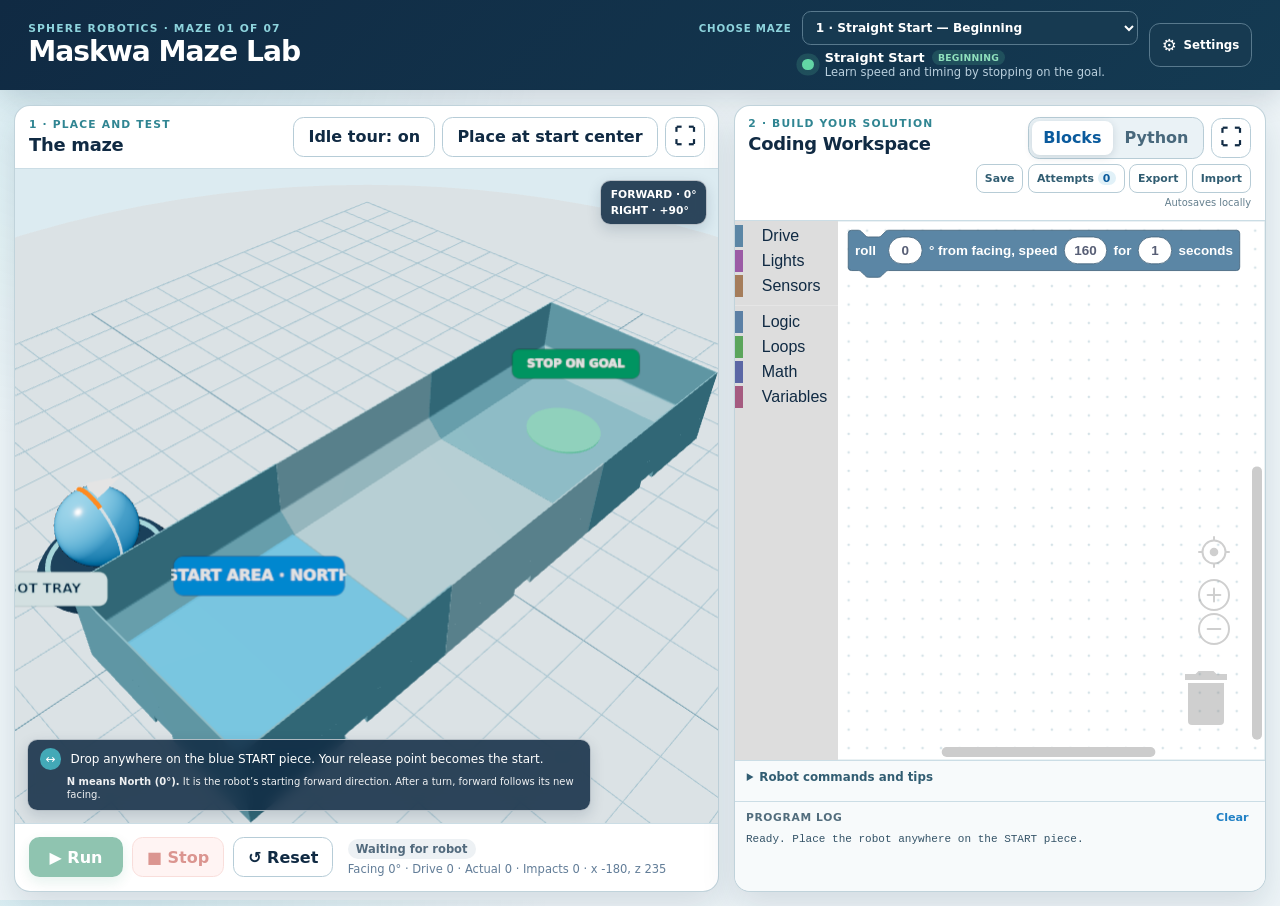
<file: game/index.html>
<!doctype html>
<html lang="en">
<head>
  <meta charset="utf-8">
  <meta name="viewport" content="width=device-width, initial-scale=1, viewport-fit=cover">
  <meta name="theme-color" content="#102a43">
  <meta name="description" content="Program a virtual sphere robot to solve 3D printable mazes with blocks or Python.">
  <title>Maskwa Maze Lab</title>
  <link rel="icon" href="./icon.svg" type="image/svg+xml">
  <link rel="manifest" href="./manifest.webmanifest">
  <link rel="stylesheet" href="./styles.css">
  <script src="./vendor/blockly/blockly.min.js"></script>
  <script src="./vendor/blockly/python_compressed.js"></script>
  <script type="importmap">
    { "imports": { "three": "./vendor/three/three.module.min.js" } }
  </script>
</head>
<body>
  <a class="skip-link" href="#code-studio">Skip to code editor</a>
  <header class="app-header">
    <div>
      <p class="eyebrow" id="level-number">Sphere robotics · maze 01 of 07</p>
      <h1 aria-label="Maskwa Maze Lab"><span class="brand-full">Maskwa Maze Lab</span><span class="brand-compact" aria-hidden="true">Maskwa Maze</span></h1>
    </div>
    <div class="header-tools">
      <div class="level-navigation">
        <label for="level-select">Choose maze</label>
        <select id="level-select" aria-label="Choose maze level">
          <option value="straight-start">1 · Straight Start — Beginning</option>
        </select>
        <div class="level-summary" aria-label="Current level" aria-live="polite">
          <span class="level-dot" aria-hidden="true"></span>
          <span>
            <strong><span id="level-name">Straight Start</span><span class="difficulty-chip" id="level-difficulty">Beginning</span></strong>
            <small id="level-description">Learn speed and timing by driving straight north to the goal.</small>
          </span>
        </div>
      </div>
      <button class="header-settings-button" id="settings-button" type="button" aria-label="Open settings" aria-haspopup="dialog" aria-controls="settings-dialog" title="Open settings">
        <span class="settings-button-icon" aria-hidden="true">⚙</span>
        <span class="settings-button-label">Settings</span>
      </button>
    </div>
  </header>

  <main class="game-layout">
    <section class="scene-card" id="maze-panel" aria-labelledby="maze-heading">
      <div class="panel-heading scene-heading">
        <div>
          <p class="step-label">1 · Place and test</p>
          <h2 id="maze-heading">The maze</h2>
        </div>
        <div class="scene-actions">
          <button class="button button-secondary" id="idle-tour-button" type="button" aria-label="Turn idle tour off" aria-pressed="true" data-mobile-label="Tour on" title="Focus the maze and press Ctrl+R to start rotating.">Idle tour: on</button>
          <button class="button button-secondary" id="place-button" type="button" aria-label="Place robot at start center" data-mobile-label="Center start">Place at start center</button>
          <button class="button button-secondary fullscreen-button" id="maze-fullscreen-button" type="button" aria-controls="maze-panel" aria-label="Open maze fullscreen" aria-pressed="false" title="Open maze fullscreen"><span aria-hidden="true">⛶</span></button>
        </div>
      </div>

      <div class="scene-wrap" id="scene-wrap">
            <canvas id="maze-canvas" tabindex="0" aria-keyshortcuts="Control+R" aria-label="Interactive 3D maze with a 70 mm sphere robot. Its white band and orange marker rotate to show rolling. Drag it anywhere onto the highlighted blue starting piece. The release point becomes its starting position. N means North, or zero degrees, and marks the robot's initial forward direction. After the robot turns, forward follows its new facing. Press Control plus R while focused to start rotating."></canvas>
        <div class="scene-help" id="scene-help">
          <span aria-hidden="true">↔</span> Drop anywhere on the blue START piece. Your release point becomes the start.
          <small><strong>N means North (0°).</strong> It is the robot’s starting forward direction. After a turn, forward follows its new facing.</small>
        </div>
        <div class="heading-key" id="heading-key" aria-label="Robot-relative direction key"><span>FORWARD · 0°</span><span>RIGHT · +90°</span></div>
        <div class="loading-card" id="scene-loading" role="status">Loading maze pieces…</div>
      </div>

      <div class="run-bar" aria-label="Program controls">
        <button class="button button-run" id="run-button" type="button" disabled>
          <span aria-hidden="true">▶</span> Run
        </button>
        <button class="button button-stop" id="stop-button" type="button" disabled>
          <span aria-hidden="true">■</span> Stop
        </button>
        <button class="button button-secondary" id="reset-button" type="button">
          <span aria-hidden="true">↺</span> Reset
        </button>
        <div class="attempt-readout">
          <span id="run-state" class="status-pill" data-state="waiting">Waiting for robot</span>
          <span id="telemetry">Facing 0° · Drive 0 · Actual 0 · Impacts 0</span>
        </div>
      </div>

      <div class="success-banner" id="success-banner" role="status" aria-live="assertive" hidden>
        <span class="success-icon" aria-hidden="true">✓</span>
        <div><strong>Maze solved!</strong><span id="success-level-name">This level is complete.</span></div>
        <div class="success-actions">
          <button class="button button-secondary" id="run-again-button" type="button">Run again</button>
          <button class="button button-next" id="next-level-button" type="button">Next maze</button>
        </div>
      </div>
    </section>

    <section class="studio-card" id="code-studio" aria-labelledby="studio-heading">
      <div class="panel-heading studio-heading">
        <div>
          <p class="step-label">2 · Build your solution</p>
          <h2 id="studio-heading" aria-label="Coding Workspace"><span class="studio-title-full">Coding Workspace</span><span class="studio-title-compact" aria-hidden="true">Code</span></h2>
        </div>
        <div class="studio-controls">
          <div class="studio-top-row">
            <div class="editor-tabs" role="tablist" aria-label="Coding language">
              <button id="blocks-tab" class="editor-tab is-active" type="button" role="tab" aria-selected="true" aria-controls="blocks-panel">Blocks</button>
              <button id="python-tab" class="editor-tab" type="button" role="tab" aria-selected="false" aria-controls="python-panel">Python</button>
            </div>
            <button class="button button-secondary fullscreen-button" id="studio-fullscreen-button" type="button" aria-controls="code-studio" aria-label="Open Coding Workspace fullscreen" aria-pressed="false" title="Open Coding Workspace fullscreen"><span aria-hidden="true">⛶</span></button>
          </div>
          <div class="work-actions" aria-label="Student work controls">
            <button class="work-button" id="save-work-button" type="button">Save</button>
            <button class="work-button" id="attempt-history-button" type="button">Attempts <span id="attempt-count">0</span></button>
            <button class="work-button" id="export-work-button" type="button">Export</button>
            <button class="work-button" id="import-work-button" type="button">Import</button>
            <input id="import-work-file" type="file" accept=".json,.maskwamaze,.mazebot,application/json" hidden>
          </div>
          <span class="save-status" id="save-status" role="status" aria-live="polite">Autosaves locally</span>
        </div>
      </div>

      <div id="blocks-panel" class="editor-panel" role="tabpanel" aria-labelledby="blocks-tab">
        <div id="blockly-editor" aria-label="Block programming workspace"></div>
      </div>

      <div id="python-panel" class="editor-panel python-panel" role="tabpanel" aria-labelledby="python-tab" hidden>
        <div class="python-notice">
          <div>
            <strong id="python-mode-label">Generated from blocks</strong>
            <span id="python-mode-help">Blocks generate Python one way. Editing Python makes an independent copy and never changes your blocks. Maximum 20,000 characters.</span>
          </div>
          <button class="text-button" id="regenerate-python" type="button" hidden>Replace with block code</button>
        </div>
        <label class="sr-only" for="python-editor">Python program</label>
        <textarea id="python-editor" maxlength="20000" spellcheck="false" autocomplete="off" autocapitalize="off" aria-describedby="python-mode-help"></textarea>
      </div>

      <details class="quick-guide">
        <summary>Robot commands and tips</summary>
        <div class="guide-grid">
          <div><code>await roll(0, 160, 4.5)</code><span>Roll forward from the sphere's current direction, then brake. A wall contact rebounds.</span></div>
          <div><code>await spin(90, 0.5)</code><span>Brake and turn right. That direction becomes forward for the next <code>roll(0, …)</code>.</span></div>
          <div><code>await wait(1)</code><span>Keep the current drive speed and facing for one simulation second.</span></div>
        </div>
      </details>

      <div class="console" aria-label="Program output">
        <div class="console-title"><span>Program log</span><button class="text-button" id="clear-log" type="button">Clear</button></div>
        <pre id="program-log" aria-live="polite">Ready. Place the robot anywhere on the START piece.</pre>
      </div>
    </section>
  </main>

  <dialog class="attempt-dialog" id="attempt-history-dialog" aria-labelledby="attempt-history-title">
    <div class="attempt-dialog-heading">
      <div>
        <p class="step-label">Code progress · oldest to newest</p>
        <h2 id="attempt-history-title">Attempt history</h2>
      </div>
      <form method="dialog"><button class="dialog-close" type="submit" aria-label="Close attempt history">×</button></form>
    </div>
    <p class="attempt-dialog-help" id="attempt-history-summary">Every Run and manual Save records the exact code. The latest 20 entries are kept for each maze.</p>
    <div class="attempt-history-list" id="attempt-history-list"></div>
  </dialog>

  <dialog class="settings-dialog" id="settings-dialog" aria-labelledby="settings-title" aria-describedby="settings-description">
    <div class="settings-dialog-heading">
      <div>
        <p class="step-label">Device preferences</p>
        <h2 id="settings-title">Settings</h2>
      </div>
      <form method="dialog"><button class="dialog-close" type="submit" aria-label="Close settings">×</button></form>
    </div>
    <p class="settings-description" id="settings-description">These choices stay on this device. They never change your code, attempt history, imported files, or robot physics.</p>
    <div class="settings-list">
      <label class="settings-row" for="setting-idle-tour">
        <span><strong>Idle camera tour</strong><small>Rotate the maze after 20 seconds without activity.</small></span>
        <input id="setting-idle-tour" type="checkbox" role="switch">
      </label>
      <label class="settings-row" for="setting-reduce-motion">
        <span><strong>Reduce motion</strong><small>Pause camera rotation and rolling animation while keeping robot movement and physics unchanged.</small></span>
        <input id="setting-reduce-motion" type="checkbox" role="switch">
      </label>
      <label class="settings-row" for="setting-clear-view">
        <span><strong>Clearer maze view</strong><small>Remove distance fog so larger mazes remain easy to see.</small></span>
        <input id="setting-clear-view" type="checkbox" role="switch">
      </label>
      <label class="settings-row" for="setting-show-trail">
        <span><strong>Show travel trail</strong><small>Draw the robot’s path while a program runs.</small></span>
        <input id="setting-show-trail" type="checkbox" role="switch">
      </label>
      <label class="settings-row" for="setting-show-impact-markers">
        <span><strong>Show impact markers</strong><small>Mark the latest wall collision without changing the bounce.</small></span>
        <input id="setting-show-impact-markers" type="checkbox" role="switch">
      </label>
      <label class="settings-row" for="setting-show-grid">
        <span><strong>Show ground grid</strong><small>Display the measurement grid around the maze.</small></span>
        <input id="setting-show-grid" type="checkbox" role="switch">
      </label>
      <label class="settings-row" for="setting-confirm-reset">
        <span><strong>Confirm before reset</strong><small>Ask before stopping a run and returning the robot to its chosen start.</small></span>
        <input id="setting-confirm-reset" type="checkbox" role="switch">
      </label>
      <label class="settings-row" for="setting-controller-enabled">
        <span><strong>Xbox controller</strong><small>Use a paired Bluetooth controller for game controls. Robot movement still comes only from student code.</small></span>
        <input id="setting-controller-enabled" type="checkbox" role="switch" aria-controls="controller-panel">
      </label>
      <section class="controller-panel" id="controller-panel" aria-labelledby="controller-panel-title" hidden>
        <div class="controller-panel-heading">
          <span class="controller-symbol" aria-hidden="true">✣</span>
          <div>
            <strong id="controller-panel-title">Controller controls</strong>
            <span class="controller-status" id="controller-status" role="status" aria-live="polite">Controller support is off.</span>
          </div>
        </div>
        <p>Pair the controller in the Chromebook’s Bluetooth settings, return here, and press any controller button. The browser cannot perform Bluetooth pairing for you.</p>
        <dl class="controller-map" aria-label="Xbox controller button map">
          <div><dt>A</dt><dd>Place robot / Run</dd></div>
          <div><dt>B</dt><dd>Stop</dd></div>
          <div><dt>X</dt><dd>Reset</dd></div>
          <div><dt>Y</dt><dd>Blocks / Python</dd></div>
          <div><dt>View</dt><dd>Attempts</dd></div>
          <div><dt>Menu</dt><dd>Settings</dd></div>
          <div><dt>LB / ←</dt><dd>Previous maze</dd></div>
          <div><dt>RB / →</dt><dd>Next maze</dd></div>
        </dl>
        <p class="controller-boundary"><strong>Code stays in charge:</strong> the controller never drives or turns the sphere directly.</p>
      </section>
    </div>
    <div class="settings-footer">
      <span class="settings-status" id="settings-status" role="status" aria-live="polite"></span>
      <div class="settings-footer-actions">
        <button class="button button-secondary" id="settings-defaults-button" type="button">Restore defaults</button>
        <form method="dialog"><button class="button button-run" type="submit">Done</button></form>
      </div>
    </div>
  </dialog>

  <noscript>This game requires JavaScript. Ask your teacher to enable JavaScript in Chrome.</noscript>
  <script>
    if ("serviceWorker" in navigator && location.protocol !== "file:") {
      navigator.serviceWorker.register("./service-worker.js?v=40", { updateViaCache: "none" }).catch(() => {});
    }
  </script>
  <script type="module" src="./js/main.js?v=38"></script>
</body>
</html>
</file>
<file: game/styles.css>
:root {
  color-scheme: light;
  --ink: #102a43;
  --muted: #627d98;
  --paper: #ffffff;
  --canvas: #dcebf1;
  --line: #cbdde5;
  --blue: #1479cc;
  --blue-dark: #0b5b9d;
  --green: #16845b;
  --green-soft: #dff6eb;
  --orange: #d96824;
  --red: #b42318;
  --shadow: 0 14px 34px rgb(16 42 67 / 0.12);
  --app-header-height: 84px;
  font-family: Inter, ui-sans-serif, system-ui, -apple-system, BlinkMacSystemFont, "Segoe UI", sans-serif;
}

* { box-sizing: border-box; }

html, body { height: 100%; }
html { scroll-behavior: smooth; }

body {
  margin: 0;
  min-width: 320px;
  background:
    radial-gradient(circle at 8% 0%, rgb(78 187 203 / 0.16), transparent 28rem),
    #eef5f8;
  color: var(--ink);
  overflow: hidden;
}

button, textarea, select { font: inherit; }
button { touch-action: manipulation; }

.skip-link {
  position: fixed;
  z-index: 100;
  top: 0.5rem;
  left: 0.5rem;
  padding: 0.7rem 1rem;
  border-radius: 0.55rem;
  background: var(--ink);
  color: white;
  transform: translateY(-180%);
}
.skip-link:focus { transform: none; }

.app-header {
  height: auto;
  min-height: calc(var(--app-header-height) + env(safe-area-inset-top));
  display: flex;
  align-items: center;
  justify-content: space-between;
  gap: 1.5rem;
  padding: calc(0.7rem + env(safe-area-inset-top)) calc(clamp(1rem, 2.2vw, 2rem) + env(safe-area-inset-right)) 0.7rem calc(clamp(1rem, 2.2vw, 2rem) + env(safe-area-inset-left));
  background: linear-gradient(135deg, #102a43 0%, #143a52 100%);
  color: white;
  box-shadow: 0 8px 26px rgb(16 42 67 / 0.16);
}

h1, h2, p { margin: 0; }
h1 { font-size: clamp(1.35rem, 2.2vw, 1.85rem); letter-spacing: -0.035em; }
h2 { font-size: 1.12rem; letter-spacing: -0.015em; }
.brand-compact, .studio-title-compact { display: none; }

.eyebrow, .step-label {
  color: #8ed4dd;
  font-size: 0.67rem;
  font-weight: 800;
  letter-spacing: 0.11em;
  text-transform: uppercase;
}

.header-tools {
  min-width: 0;
  display: flex;
  align-items: center;
  justify-content: flex-end;
  gap: 0.7rem;
}

.level-navigation {
  display: grid;
  grid-template-columns: auto minmax(15rem, 21rem);
  align-items: center;
  gap: 0.3rem 0.65rem;
}

.level-navigation > label {
  color: #8ed4dd;
  font-size: 0.64rem;
  font-weight: 800;
  letter-spacing: 0.08em;
  text-transform: uppercase;
}

#level-select {
  min-height: 34px;
  border: 1px solid #58798d;
  border-radius: 0.55rem;
  padding: 0.35rem 2rem 0.35rem 0.55rem;
  background: #173a51;
  color: white;
  font-size: 0.76rem;
  font-weight: 750;
  cursor: pointer;
}

#level-select:focus-visible {
  outline: 3px solid #f6b83f;
  outline-offset: 2px;
}

#level-select:disabled { cursor: wait; opacity: 0.62; }

.level-summary {
  grid-column: 2;
  display: flex;
  align-items: center;
  gap: 0.7rem;
  min-width: 14rem;
  max-width: 28rem;
}

.level-summary > span:last-child { display: grid; }
.level-summary strong { display: flex; align-items: center; gap: 0.45rem; font-size: 0.8rem; }
.level-summary small { color: #b9cfdd; font-size: 0.72rem; }
.difficulty-chip { border-radius: 999px; padding: 0.1rem 0.38rem; background: rgb(98 214 165 / 0.16); color: #8fe1bd; font-size: 0.58rem; letter-spacing: 0.03em; text-transform: uppercase; }
.level-dot {
  width: 0.72rem;
  height: 0.72rem;
  flex: none;
  border-radius: 50%;
  background: #62d6a5;
  box-shadow: 0 0 0 0.35rem rgb(98 214 165 / 0.16);
}

.header-settings-button {
  min-width: 44px;
  min-height: 44px;
  display: inline-flex;
  align-items: center;
  justify-content: center;
  gap: 0.42rem;
  flex: none;
  border: 1px solid #58798d;
  border-radius: 0.68rem;
  padding: 0.5rem 0.72rem;
  background: #173a51;
  color: white;
  font-weight: 800;
  cursor: pointer;
}
.header-settings-button:hover { border-color: #8ed4dd; background: #1c485f; }
.header-settings-button:focus-visible { outline: 3px solid #f6b83f; outline-offset: 2px; }
.settings-button-icon { font-size: 1.05rem; line-height: 1; }
.settings-button-label { font-size: 0.74rem; }

.game-layout {
  height: calc(100vh - var(--app-header-height) - env(safe-area-inset-top));
  height: calc(100dvh - var(--app-header-height) - env(safe-area-inset-top));
  display: grid;
  grid-template-columns: minmax(0, 57fr) minmax(390px, 43fr);
  gap: 0.9rem;
  padding: 0.9rem 0.9rem calc(0.9rem + env(safe-area-inset-bottom));
}

.scene-card, .studio-card {
  min-height: 0;
  overflow: hidden;
  border: 1px solid rgb(166 192 204 / 0.7);
  border-radius: 1rem;
  background: var(--paper);
  box-shadow: var(--shadow);
}

.scene-card { display: grid; grid-template-rows: auto minmax(0, 1fr) auto; }
.studio-card { display: grid; grid-template-rows: auto minmax(0, 1fr) auto auto; }

.panel-heading {
  min-height: 62px;
  display: flex;
  align-items: center;
  justify-content: space-between;
  gap: 1rem;
  padding: 0.7rem 0.85rem;
  border-bottom: 1px solid var(--line);
}

.step-label { color: #308592; margin-bottom: 0.18rem; }

.button {
  min-height: 40px;
  border: 1px solid transparent;
  border-radius: 0.66rem;
  padding: 0.55rem 0.88rem;
  font-weight: 750;
  cursor: pointer;
  transition: transform 100ms ease, box-shadow 100ms ease, opacity 100ms ease;
}
.button:hover:not(:disabled) { transform: translateY(-1px); }
.button:focus-visible, .editor-tab:focus-visible, .work-button:focus-visible, .dialog-close:focus-visible, .text-button:focus-visible, textarea:focus-visible {
  outline: 3px solid #f6b83f;
  outline-offset: 2px;
}
.button:disabled { cursor: not-allowed; opacity: 0.48; }
.button-secondary { border-color: #b6ccd7; background: white; color: var(--ink); }
.button-run { min-width: 94px; background: var(--green); color: white; box-shadow: 0 5px 14px rgb(22 132 91 / 0.22); }
.button-stop { background: #ffe8e5; border-color: #f2bbb5; color: var(--red); }
.button-next { background: var(--blue); color: white; box-shadow: 0 5px 14px rgb(20 121 204 / 0.2); }
.scene-actions { display: flex; flex-wrap: wrap; justify-content: flex-end; gap: 0.45rem; }
#idle-tour-button[aria-pressed="false"] { background: #edf4f7; color: #547080; }
.fullscreen-button { width: 40px; min-width: 40px; padding: 0.45rem; font-size: 1.35rem; line-height: 1; }
.fullscreen-button[aria-pressed="true"] { border-color: #4f9fc4; background: #e1f1f8; color: var(--blue-dark); }

.scene-card:fullscreen, .studio-card:fullscreen {
  width: 100vw;
  height: 100dvh;
  max-width: none;
  max-height: none;
  border: 0;
  border-radius: 0;
  box-shadow: none;
  background: var(--paper);
}
.scene-card:fullscreen::backdrop, .studio-card:fullscreen::backdrop { background: var(--canvas); }

.scene-wrap {
  position: relative;
  min-height: 260px;
  overflow: hidden;
  background: var(--canvas);
}

#maze-canvas { display: block; width: 100%; height: 100%; cursor: grab; touch-action: none; }
#maze-canvas:focus { outline: none; }
#maze-canvas.is-dragging { cursor: grabbing; }

.scene-help, .heading-key, .loading-card {
  position: absolute;
  z-index: 2;
  border: 1px solid rgb(255 255 255 / 0.65);
  border-radius: 0.65rem;
  background: rgb(16 42 67 / 0.86);
  color: white;
  box-shadow: 0 5px 14px rgb(16 42 67 / 0.15);
  backdrop-filter: blur(7px);
}

.scene-help { left: 0.75rem; bottom: 0.75rem; padding: 0.5rem 0.7rem; font-size: 0.75rem; }
.scene-help span { display: inline-grid; place-items: center; width: 1.35rem; height: 1.35rem; margin-right: 0.35rem; border-radius: 50%; background: #43a9b7; }
.scene-help small { display: block; max-width: 32rem; margin: 0.3rem 0 0 1.7rem; line-height: 1.35; color: rgb(255 255 255 / 0.92); }
.heading-key { top: 0.7rem; right: 0.7rem; display: grid; gap: 0.15rem; padding: 0.45rem 0.6rem; font-size: 0.67rem; font-weight: 700; }
.loading-card { inset: 50% auto auto 50%; transform: translate(-50%, -50%); padding: 0.7rem 1rem; }

.run-bar {
  min-height: 68px;
  display: flex;
  align-items: center;
  gap: 0.55rem;
  padding: 0.7rem 0.85rem;
  border-top: 1px solid var(--line);
}

.attempt-readout {
  min-width: 0;
  display: grid;
  gap: 0.18rem;
  margin-left: 0.35rem;
  color: var(--muted);
  font-size: 0.72rem;
}

.status-pill { width: max-content; border-radius: 999px; padding: 0.18rem 0.5rem; background: #edf1f4; color: #526a7d; font-weight: 800; }
.status-pill[data-state="ready"] { background: #e0f2ff; color: #075d9d; }
.status-pill[data-state="running"] { background: #fff2ce; color: #8d5500; }
.status-pill[data-state="success"] { background: var(--green-soft); color: #09613e; }
.status-pill[data-state="error"] { background: #ffe8e5; color: var(--red); }

.editor-tabs { display: inline-flex; border: 1px solid #b7ccd6; border-radius: 0.7rem; padding: 0.18rem; background: #eaf2f6; }
.editor-tab { min-width: 76px; border: 0; border-radius: 0.5rem; padding: 0.48rem 0.72rem; background: transparent; color: #48687c; font-weight: 800; cursor: pointer; }
.editor-tab.is-active { background: white; color: var(--blue-dark); box-shadow: 0 2px 8px rgb(16 42 67 / 0.14); }
.studio-heading { align-items: flex-start; }
.studio-controls { display: grid; justify-items: end; gap: 0.3rem; }
.studio-top-row { display: flex; align-items: center; justify-content: flex-end; gap: 0.45rem; }
.work-actions { display: flex; flex-wrap: wrap; justify-content: flex-end; gap: 0.28rem; }
.work-button {
  min-height: 29px;
  border: 1px solid #b7ccd6;
  border-radius: 0.5rem;
  padding: 0.28rem 0.5rem;
  background: white;
  color: #315d72;
  font-size: 0.68rem;
  font-weight: 800;
  cursor: pointer;
  touch-action: manipulation;
}
.work-button:hover:not(:disabled) { border-color: #4f9fc4; color: var(--blue-dark); }
.work-button:disabled { cursor: not-allowed; opacity: 0.45; }
#attempt-count { display: inline-grid; min-width: 1.12rem; place-items: center; border-radius: 999px; padding: 0.05rem 0.25rem; background: #e1f1f8; color: var(--blue-dark); }
.save-status { color: #647f8e; font-size: 0.62rem; }
.save-status[data-state="success"] { color: #08724a; }
.save-status[data-state="warning"] { color: #8d5500; }
.save-status[data-state="error"] { color: var(--red); }

.editor-panel { min-height: 0; overflow: hidden; }
#blockly-editor { width: 100%; height: 100%; }
.python-panel { display: grid; grid-template-rows: auto minmax(0, 1fr); background: #112432; }
.python-panel[hidden], .editor-panel[hidden] { display: none; }

.python-notice {
  display: flex;
  align-items: center;
  justify-content: space-between;
  gap: 1rem;
  padding: 0.55rem 0.72rem;
  border-bottom: 1px solid #294559;
  background: #173246;
  color: white;
}
.python-notice > div { display: grid; gap: 0.08rem; }
.python-notice strong { font-size: 0.73rem; color: #95e2c2; }
.python-notice span { color: #bdd0dc; font-size: 0.66rem; line-height: 1.35; }

#python-editor {
  width: 100%;
  height: 100%;
  min-height: 230px;
  resize: none;
  border: 0;
  border-radius: 0;
  padding: 1rem;
  background: #112432;
  color: #e8f3f7;
  caret-color: #7ce0b4;
  font-family: "SFMono-Regular", Consolas, "Liberation Mono", monospace;
  font-size: 0.82rem;
  line-height: 1.55;
  tab-size: 4;
}

.text-button { border: 0; padding: 0.2rem 0.3rem; background: transparent; color: #2080c5; font-size: 0.7rem; font-weight: 800; cursor: pointer; }
.python-notice .text-button { flex: none; color: #87d6ff; }

.quick-guide { border-top: 1px solid var(--line); background: #f7fafb; font-size: 0.74rem; }
.quick-guide summary { min-height: 40px; padding: 0.55rem 0.75rem; color: #315d72; font-weight: 800; cursor: pointer; }
.guide-grid { display: grid; grid-template-columns: repeat(3, 1fr); gap: 0.55rem; padding: 0 0.75rem 0.7rem; }
.guide-grid div { display: grid; gap: 0.2rem; }
.guide-grid code { color: #794a00; font-size: 0.67rem; }
.guide-grid span { color: var(--muted); font-size: 0.65rem; }

.console { height: 90px; display: grid; grid-template-rows: auto minmax(0, 1fr); border-top: 1px solid var(--line); background: #f7fafb; }
.console-title { display: flex; align-items: center; justify-content: space-between; padding: 0.35rem 0.7rem 0.1rem; color: #526d7d; font-size: 0.67rem; font-weight: 800; text-transform: uppercase; letter-spacing: 0.06em; }
#program-log { min-height: 0; overflow: auto; margin: 0; padding: 0.25rem 0.7rem 0.5rem; white-space: pre-wrap; color: #345367; font: 0.69rem/1.42 "SFMono-Regular", Consolas, monospace; }

.attempt-dialog {
  width: min(760px, calc(100vw - 1.5rem));
  max-height: min(82vh, 760px);
  padding: 0;
  overflow: hidden;
  border: 1px solid #9ebbc8;
  border-radius: 1rem;
  background: #f7fafb;
  color: var(--ink);
  box-shadow: 0 24px 80px rgb(16 42 67 / 0.3);
}
.attempt-dialog[open] { display: grid; grid-template-rows: auto auto minmax(0, 1fr); }
.attempt-dialog::backdrop { background: rgb(16 42 67 / 0.56); backdrop-filter: blur(3px); }
.attempt-dialog-heading { display: flex; align-items: center; justify-content: space-between; gap: 1rem; padding: 0.9rem 1rem 0.75rem; border-bottom: 1px solid var(--line); background: white; }
.dialog-close { width: 44px; min-width: 44px; height: 44px; min-height: 44px; border: 1px solid #b7ccd6; border-radius: 50%; background: white; color: #315d72; font-size: 1.35rem; cursor: pointer; }
.attempt-dialog-help { margin: 0; padding: 0.65rem 1rem; border-bottom: 1px solid var(--line); color: var(--muted); font-size: 0.72rem; }
.attempt-history-list { min-height: 160px; overflow: auto; display: grid; align-content: start; gap: 0.65rem; padding: 0.8rem 1rem 1rem; }
.attempt-empty { padding: 2rem 1rem; text-align: center; color: var(--muted); }
.attempt-card { display: grid; gap: 0.45rem; padding: 0.7rem; border: 1px solid #c7d9e1; border-radius: 0.75rem; background: white; }
.attempt-card-header { display: flex; align-items: flex-start; justify-content: space-between; gap: 0.8rem; }
.attempt-card-title { display: flex; flex-wrap: wrap; align-items: center; gap: 0.4rem; }
.attempt-card-title strong { color: #173e54; }
.attempt-outcome { border-radius: 999px; padding: 0.16rem 0.45rem; background: #edf1f4; color: #526a7d; font-size: 0.64rem; font-weight: 800; }
.attempt-outcome[data-outcome="solved"] { background: var(--green-soft); color: #09613e; }
.attempt-outcome[data-outcome="error"], .attempt-outcome[data-outcome="reset"] { background: #ffe8e5; color: var(--red); }
.attempt-outcome[data-outcome="goal-not-reached"], .attempt-outcome[data-outcome="stopped"], .attempt-outcome[data-outcome="interrupted"] { background: #fff2ce; color: #7d5000; }
.attempt-card time { color: #728b98; font-size: 0.65rem; white-space: nowrap; }
.attempt-meta { margin: 0; color: var(--muted); font-size: 0.68rem; }
.attempt-note { margin: 0; color: #476779; font-size: 0.7rem; }
.attempt-code { max-height: 190px; overflow: auto; margin: 0; padding: 0.65rem; border-radius: 0.55rem; background: #112432; color: #e8f3f7; white-space: pre-wrap; overflow-wrap: anywhere; font: 0.72rem/1.45 "SFMono-Regular", Consolas, monospace; }

.settings-dialog {
  width: min(620px, calc(100vw - 1.5rem));
  max-height: min(88vh, 780px);
  max-height: min(88dvh, 780px);
  padding: 0;
  overflow: hidden;
  border: 1px solid #9ebbc8;
  border-radius: 1rem;
  background: #f7fafb;
  color: var(--ink);
  box-shadow: 0 24px 80px rgb(16 42 67 / 0.3);
}
.settings-dialog[open] { display: grid; grid-template-rows: auto auto minmax(0, 1fr) auto; }
.settings-dialog::backdrop { background: rgb(16 42 67 / 0.56); backdrop-filter: blur(3px); }
.settings-dialog-heading {
  display: flex;
  align-items: center;
  justify-content: space-between;
  gap: 1rem;
  padding: 0.9rem 1rem 0.75rem;
  border-bottom: 1px solid var(--line);
  background: white;
}
.settings-description {
  padding: 0.68rem 1rem;
  border-bottom: 1px solid var(--line);
  color: var(--muted);
  font-size: 0.74rem;
  line-height: 1.45;
}
.settings-list {
  min-height: 0;
  overflow: auto;
  display: grid;
  align-content: start;
  gap: 0.55rem;
  padding: 0.8rem 1rem;
}
.settings-row {
  min-height: 64px;
  display: flex;
  align-items: center;
  justify-content: space-between;
  gap: 1rem;
  padding: 0.7rem 0.78rem;
  border: 1px solid #c7d9e1;
  border-radius: 0.75rem;
  background: white;
  cursor: pointer;
}
.settings-row:hover { border-color: #80b6c9; background: #fbfeff; }
.settings-row > span { min-width: 0; display: grid; gap: 0.18rem; }
.settings-row strong { color: #173e54; font-size: 0.82rem; }
.settings-row small { color: var(--muted); font-size: 0.7rem; line-height: 1.35; }
.settings-row input[role="switch"] {
  width: 52px;
  height: 32px;
  min-width: 52px;
  appearance: none;
  position: relative;
  margin: 0;
  border: 2px solid #7895a5;
  border-radius: 999px;
  background: #dfe9ee;
  cursor: pointer;
  transition: border-color 120ms ease, background 120ms ease;
}
.settings-row input[role="switch"]::before {
  content: "";
  position: absolute;
  top: 3px;
  left: 3px;
  width: 22px;
  height: 22px;
  border-radius: 50%;
  background: white;
  box-shadow: 0 2px 5px rgb(16 42 67 / 0.28);
  transition: transform 120ms ease;
}
.settings-row input[role="switch"]:checked { border-color: var(--green); background: var(--green); }
.settings-row input[role="switch"]:checked::before { transform: translateX(20px); }
.settings-row input[role="switch"]:focus-visible { outline: 3px solid #f6b83f; outline-offset: 3px; }
.controller-panel {
  grid-column: 1 / -1;
  display: grid;
  gap: 0.62rem;
  padding: 0.78rem;
  border: 1px solid #9bc9d9;
  border-radius: 0.8rem;
  background: linear-gradient(145deg, #f5fcff, #eaf7fb);
}
.controller-panel[hidden] { display: none; }
.controller-panel-heading { display: flex; align-items: center; gap: 0.65rem; }
.controller-panel-heading > div { min-width: 0; display: grid; gap: 0.12rem; }
.controller-panel-heading strong { color: #173e54; font-size: 0.83rem; }
.controller-symbol {
  width: 2rem;
  height: 2rem;
  flex: none;
  display: grid;
  place-items: center;
  border-radius: 0.65rem;
  background: #173e54;
  color: white;
  font-size: 1rem;
}
.controller-status { color: #236377; font-size: 0.7rem; line-height: 1.35; overflow-wrap: anywhere; }
.controller-status[data-state="connected"] { color: #08724a; font-weight: 800; }
.controller-status[data-state="unsupported"], .controller-status[data-state="disconnected"] { color: #8b5100; }
.controller-panel p { margin: 0; color: var(--muted); font-size: 0.69rem; line-height: 1.42; }
.controller-map { display: grid; grid-template-columns: repeat(2, minmax(0, 1fr)); gap: 0.34rem; margin: 0; }
.controller-map div { min-width: 0; display: flex; align-items: center; gap: 0.42rem; padding: 0.38rem 0.45rem; border-radius: 0.55rem; background: rgb(255 255 255 / 0.86); }
.controller-map dt { min-width: 2.8rem; margin: 0; color: #173e54; font-size: 0.67rem; font-weight: 900; }
.controller-map dd { min-width: 0; margin: 0; color: #476779; font-size: 0.67rem; }
.controller-panel .controller-boundary { color: #315d72; }
.settings-footer {
  display: flex;
  align-items: center;
  justify-content: space-between;
  gap: 0.8rem;
  padding: 0.75rem 1rem calc(0.75rem + env(safe-area-inset-bottom));
  border-top: 1px solid var(--line);
  background: white;
}
.settings-status { min-height: 1.1rem; color: #08724a; font-size: 0.7rem; }
.settings-status[data-state="error"] { color: var(--red); }
.settings-footer-actions { display: flex; align-items: center; justify-content: flex-end; gap: 0.5rem; }
.settings-footer-actions form { margin: 0; }

.success-banner {
  position: fixed;
  z-index: 20;
  left: 50%;
  bottom: 1.2rem;
  width: min(520px, calc(100vw - 2rem));
  display: grid;
  grid-template-columns: auto 1fr auto;
  align-items: center;
  gap: 0.8rem;
  padding: 0.75rem;
  border: 1px solid #91dab9;
  border-radius: 0.9rem;
  background: rgb(242 255 248 / 0.96);
  box-shadow: 0 16px 45px rgb(10 77 53 / 0.22);
  transform: translateX(-50%);
}
.success-banner[hidden] { display: none; }
.success-banner > div { display: grid; }
.success-banner strong { color: #075c3b; }
.success-banner span { color: #42725e; font-size: 0.76rem; }
.success-actions { display: flex !important; gap: 0.45rem; }
.success-icon { display: grid; place-items: center; width: 2.2rem; height: 2.2rem; border-radius: 50%; background: var(--green); color: white !important; font-size: 1.25rem !important; }

.sr-only { position: absolute; width: 1px; height: 1px; padding: 0; margin: -1px; overflow: hidden; clip: rect(0, 0, 0, 0); white-space: nowrap; border: 0; }

/* Blockly's default flyout uses compact controls; increase important touch targets. */
.blocklyToolboxDiv { padding-top: 0.3rem; background: #eaf2f6 !important; }
.blocklyTreeRow { height: 32px !important; line-height: 32px !important; margin-bottom: 2px !important; }
.blocklyMainBackground { stroke: #d7e4e9 !important; }

@media (max-width: 920px) {
  :root { --app-header-height: 70px; }
  body { overflow: auto; }
  .app-header {
    position: sticky;
    z-index: 30;
    top: 0;
    min-height: calc(var(--app-header-height) + env(safe-area-inset-top));
  }
  .game-layout {
    height: auto;
    min-height: calc(100vh - 70px);
    min-height: calc(100dvh - 70px);
    grid-template-columns: 1fr;
    grid-template-rows: minmax(480px, 62vh) minmax(620px, 78vh);
    grid-template-rows: minmax(480px, 62dvh) minmax(620px, 78dvh);
  }
  .scene-card, .studio-card { min-height: 0; }
  .scene-card, .studio-card { scroll-margin-top: calc(var(--app-header-height) + env(safe-area-inset-top) + 0.5rem); }
  .success-banner { bottom: 0.65rem; }
}

@media (max-width: 620px) {
  :root { --app-header-height: 76px; }
  .app-header {
    min-height: calc(var(--app-header-height) + env(safe-area-inset-top));
    display: grid;
    grid-template-columns: minmax(8.8rem, 0.95fr) minmax(0, 1.05fr);
    align-items: center;
    gap: 0.65rem;
    padding: calc(0.6rem + env(safe-area-inset-top)) calc(0.72rem + env(safe-area-inset-right)) 0.6rem calc(0.72rem + env(safe-area-inset-left));
  }
  .app-header > div:first-child { min-width: 0; }
  h1 { font-size: clamp(1.02rem, 4.8vw, 1.28rem); line-height: 1.05; white-space: nowrap; }
  .eyebrow { font-size: 0.55rem; line-height: 1.2; }
  .header-tools { width: 100%; display: grid; grid-template-columns: minmax(0, 1fr) 44px; gap: 0.45rem; }
  .level-navigation { width: 100%; grid-template-columns: minmax(0, 1fr); justify-items: stretch; }
  .level-navigation > label { display: none; }
  #level-select { width: 100%; min-height: 44px; font-size: 0.72rem; text-overflow: ellipsis; }
  .level-summary { display: none; }
  .header-settings-button { width: 44px; min-width: 44px; padding: 0; }
  .settings-button-label { display: none; }
  .game-layout {
    padding: 0.55rem 0.55rem calc(0.55rem + env(safe-area-inset-bottom));
    gap: 0.55rem;
    grid-template-rows: minmax(480px, 62vh) minmax(610px, 84vh);
    grid-template-rows: minmax(480px, 62dvh) minmax(610px, 84dvh);
  }
  .scene-card, .studio-card { border-radius: 1.05rem; }
  .panel-heading { min-height: 66px; gap: 0.5rem; padding: 0.58rem 0.7rem; }
  .scene-heading { align-items: center; }
  .scene-actions { flex-wrap: nowrap; max-width: none; gap: 0.3rem; }
  .scene-actions .button:not(.fullscreen-button) { min-width: 0; min-height: 44px; padding-inline: 0.58rem; font-size: 0; white-space: nowrap; }
  .scene-actions .button:not(.fullscreen-button)::after { content: attr(data-mobile-label); font-size: 0.72rem; }
  .scene-actions .fullscreen-button { width: 44px; min-width: 44px; min-height: 44px; }
  .scene-wrap { min-height: 285px; }
  .scene-help { left: 0.5rem; right: 0.5rem; bottom: 0.5rem; width: fit-content; max-width: calc(100% - 1rem); padding: 0.42rem 0.55rem; font-size: 0.69rem; }
  .scene-help small { display: none; }
  .heading-key { top: 0.5rem; right: 0.5rem; padding: 0.38rem 0.48rem; font-size: 0.59rem; }
  .run-bar { min-height: 106px; display: grid; grid-template-columns: repeat(3, minmax(0, 1fr)); gap: 0.45rem; padding: 0.62rem 0.7rem; }
  .run-bar > .button { width: 100%; min-width: 0; min-height: 44px; padding-inline: 0.45rem; }
  .attempt-readout { grid-column: 1 / -1; width: 100%; margin-left: 0; font-size: 0.67rem; }
  #telemetry { overflow-wrap: anywhere; }
  .studio-heading { display: grid; grid-template-columns: 3.65rem minmax(0, 1fr); align-items: start; gap: 0.45rem; }
  .studio-heading > div:first-child .step-label { display: none; }
  .studio-heading > div:first-child { grid-column: 1; grid-row: 1; }
  .studio-title-full { display: none; }
  .studio-title-compact { display: inline; }
  .studio-controls { display: contents; }
  .studio-top-row { grid-column: 2; grid-row: 1; width: 100%; min-width: 0; justify-content: flex-end; }
  .studio-top-row .fullscreen-button { width: 44px; min-width: 44px; min-height: 44px; }
  .editor-tabs { flex: 1; }
  .editor-tab { flex: 1; min-width: 0; min-height: 44px; padding-inline: 0.52rem; }
  .work-actions { grid-column: 1 / -1; grid-row: 2; width: 100%; max-width: 100%; display: grid; grid-template-columns: repeat(4, minmax(0, 1fr)); gap: 0.3rem; padding-top: 0.08rem; overflow: visible; }
  .work-button { width: 100%; min-width: 0; min-height: 44px; padding: 0.42rem 0.2rem; font-size: 0.64rem; white-space: nowrap; }
  .save-status { grid-column: 1 / -1; grid-row: 3; justify-self: end; padding-right: 0.1rem; }
  .python-notice { align-items: flex-start; gap: 0.5rem; padding: 0.52rem 0.65rem; }
  .python-notice span { font-size: 0.68rem; }
  #python-editor { min-height: 0; padding: 0.8rem; font-size: max(0.82rem, 16px); }
  .guide-grid { grid-template-columns: 1fr; }
  .quick-guide summary { min-height: 44px; }
  .console { height: 100px; }
  .console-title .text-button { min-width: 44px; min-height: 44px; }
  .blocklyTreeRow { height: 42px !important; line-height: 42px !important; margin-bottom: 3px !important; }
  .blocklyTreeLabel { font-size: 0.78rem !important; }
  .attempt-dialog {
    width: calc(100vw - 0.75rem);
    max-width: calc(100vw - env(safe-area-inset-left) - env(safe-area-inset-right) - 0.75rem);
    max-height: calc(100dvh - env(safe-area-inset-top) - env(safe-area-inset-bottom) - 0.75rem);
    inset-block-start: env(safe-area-inset-top);
    inset-block-end: env(safe-area-inset-bottom);
  }
  .attempt-dialog-heading { padding: 0.72rem 0.75rem 0.62rem; }
  .attempt-dialog-help { padding: 0.58rem 0.75rem; }
  .attempt-history-list { padding: 0.65rem 0.75rem calc(0.75rem + env(safe-area-inset-bottom)); }
  .success-banner { grid-template-columns: auto 1fr; }
  .success-banner { bottom: calc(0.55rem + env(safe-area-inset-bottom)); width: calc(100vw - 1rem); }
  .success-actions { grid-column: 1 / -1; width: 100%; }
  .success-actions .button { flex: 1; }
  .attempt-card-header { display: grid; gap: 0.25rem; }
  .settings-dialog {
    width: calc(100vw - 0.75rem);
    max-width: calc(100vw - env(safe-area-inset-left) - env(safe-area-inset-right) - 0.75rem);
    max-height: calc(100dvh - env(safe-area-inset-top) - env(safe-area-inset-bottom) - 0.75rem);
    inset-block-start: env(safe-area-inset-top);
    inset-block-end: env(safe-area-inset-bottom);
  }
  .settings-dialog-heading { padding: 0.72rem 0.75rem 0.62rem; }
  .settings-description { padding: 0.58rem 0.75rem; }
  .settings-list { gap: 0.45rem; padding: 0.6rem 0.75rem; }
  .settings-row { min-height: 68px; gap: 0.65rem; padding: 0.62rem 0.68rem; }
  .settings-row small { font-size: 0.68rem; }
  .controller-panel { padding: 0.68rem; }
  .controller-map { grid-template-columns: 1fr; }
  .settings-footer { align-items: stretch; flex-direction: column; padding: 0.65rem 0.75rem calc(0.65rem + env(safe-area-inset-bottom)); }
  .settings-footer-actions { width: 100%; }
  .settings-footer-actions .button { min-height: 44px; flex: 1; }
  .settings-footer-actions form { display: flex; flex: 1; }
  .settings-footer-actions form .button { width: 100%; }
}

@media (max-width: 360px) and (orientation: portrait) {
  .app-header {
    grid-template-columns: minmax(6.75rem, 0.8fr) minmax(0, 1.2fr);
    gap: 0.45rem;
    padding-inline: calc(0.55rem + env(safe-area-inset-left)) calc(0.55rem + env(safe-area-inset-right));
  }
  .app-header .eyebrow { display: none; }
  .app-header h1 { font-size: 1rem; }
  .brand-full { display: none; }
  .brand-compact { display: inline; }
  .game-layout {
    grid-template-rows: minmax(470px, 62dvh) minmax(600px, 84dvh);
  }
  .scene-heading {
    display: grid;
    grid-template-columns: minmax(0, 1fr);
    align-content: center;
    gap: 0.35rem;
    padding-block: 0.5rem;
  }
  .scene-heading .step-label { display: none; }
  .scene-heading h2 { font-size: 1rem; }
  .scene-actions {
    width: 100%;
    display: grid;
    grid-template-columns: minmax(0, 0.8fr) minmax(0, 1.2fr) 44px;
  }
  .scene-actions .button { width: 100%; }
  .scene-wrap { min-height: 270px; }
  .run-bar { min-height: 100px; }
}

@media (max-width: 920px) and (orientation: landscape) and (max-height: 520px) {
  :root { --app-header-height: 60px; }
  body { overflow: hidden; }
  .app-header {
    width: 100%;
    height: calc(var(--app-header-height) + env(safe-area-inset-top));
    min-height: 0;
    padding: calc(0.42rem + env(safe-area-inset-top)) calc(0.7rem + env(safe-area-inset-right)) 0.42rem calc(0.7rem + env(safe-area-inset-left));
  }
  .app-header > div:first-child { min-width: 11rem; }
  .app-header h1 { font-size: 1.1rem; line-height: 1; }
  .app-header .eyebrow { display: none; }
  .header-tools { min-width: 0; }
  .level-navigation { display: block; width: min(43vw, 23rem); }
  .level-navigation > label, .level-summary { display: none; }
  #level-select { width: 100%; min-height: 44px; }
  .header-settings-button { width: 44px; min-width: 44px; padding: 0; }
  .settings-button-label { display: none; }
  .game-layout {
    height: calc(100vh - var(--app-header-height) - env(safe-area-inset-top));
    height: calc(100dvh - var(--app-header-height) - env(safe-area-inset-top));
    min-height: 0;
    grid-template-columns: minmax(0, 0.92fr) minmax(0, 1.08fr);
    grid-template-rows: minmax(0, 1fr);
    gap: 0.42rem;
    padding: 0.42rem calc(0.42rem + env(safe-area-inset-right)) calc(0.42rem + env(safe-area-inset-bottom)) calc(0.42rem + env(safe-area-inset-left));
    overflow: hidden;
  }
  .scene-card, .studio-card { height: 100%; border-radius: 0.8rem; }
  .panel-heading { min-height: 52px; padding: 0.38rem 0.52rem; }
  .panel-heading .step-label { display: none; }
  .panel-heading h2 { font-size: 0.94rem; }
  .scene-actions { flex-wrap: nowrap; gap: 0.25rem; }
  .scene-actions .button:not(.fullscreen-button) { min-width: 0; min-height: 44px; padding-inline: 0.48rem; font-size: 0; white-space: nowrap; }
  .scene-actions .button:not(.fullscreen-button)::after { content: attr(data-mobile-label); font-size: 0.67rem; }
  .fullscreen-button { width: 44px; min-width: 44px; min-height: 44px; }
  .scene-wrap { min-height: 0; }
  .scene-help { left: 0.4rem; right: auto; bottom: 0.4rem; max-width: calc(100% - 0.8rem); padding: 0.34rem 0.45rem; font-size: 0.62rem; }
  .scene-help small { display: none; }
  .heading-key { display: none; }
  .run-bar { min-height: 62px; flex-wrap: nowrap; gap: 0.3rem; padding: 0.38rem 0.48rem; }
  .run-bar > .button { min-width: 0; min-height: 44px; padding: 0.4rem 0.52rem; font-size: 0.72rem; }
  .attempt-readout { width: auto; margin-left: 0.15rem; }
  .attempt-readout #telemetry { display: none; }
  .status-pill { white-space: nowrap; font-size: 0.63rem; }
  .studio-heading { display: grid; grid-template-columns: auto minmax(0, 1fr); gap: 0.4rem; }
  .studio-controls { display: grid; width: 100%; max-width: none; min-width: 0; gap: 0.18rem; }
  .studio-top-row { display: flex; gap: 0.3rem; }
  .editor-tabs { flex: 1; }
  .editor-tab { flex: 1; min-width: 0; min-height: 44px; padding: 0.38rem 0.42rem; font-size: 0.72rem; }
  .work-actions { flex-wrap: nowrap; justify-content: flex-start; gap: 0.25rem; overflow-x: auto; scrollbar-width: none; }
  .work-actions::-webkit-scrollbar { display: none; }
  .work-button { min-height: 44px; flex: 0 0 auto; padding: 0.28rem 0.3rem; font-size: 0.58rem; }
  #attempt-count { min-width: 0.92rem; padding-inline: 0.16rem; }
  .save-status { display: none; }
  .quick-guide { display: none; }
  .console { height: 64px; }
  .console-title { padding-top: 0.2rem; }
  .console-title .text-button { min-height: 32px; }
  #program-log { padding-bottom: 0.3rem; }
  .python-notice { padding: 0.35rem 0.48rem; }
  .python-notice span { display: none; }
  #python-editor { min-height: 0; padding: 0.6rem; }
  .blocklyTreeRow { height: 40px !important; line-height: 40px !important; margin-bottom: 2px !important; }
  .success-banner { bottom: calc(0.35rem + env(safe-area-inset-bottom)); }
  .settings-dialog { max-height: calc(100dvh - env(safe-area-inset-top) - env(safe-area-inset-bottom) - 0.5rem); }
  .settings-dialog-heading { padding-block: 0.45rem; }
  .settings-description { padding-block: 0.42rem; }
  .settings-list { grid-template-columns: repeat(2, minmax(0, 1fr)); gap: 0.35rem; padding-block: 0.45rem; }
  .settings-row { min-height: 58px; padding-block: 0.45rem; }
  .settings-row small { display: none; }
  .controller-panel { gap: 0.42rem; padding-block: 0.5rem; }
  .controller-panel > p:not(.controller-boundary) { display: none; }
  .controller-map { grid-template-columns: repeat(2, minmax(0, 1fr)); gap: 0.25rem; }
  .controller-map div { padding-block: 0.28rem; }
  .settings-footer { flex-direction: row; align-items: center; padding-block: 0.45rem; }
}

@media (max-width: 620px) and (orientation: landscape) and (max-height: 520px) {
  .scene-heading > div:first-child, .studio-heading > div:first-child { display: none; }
  .scene-actions { width: 100%; justify-content: space-between; }
  .scene-actions .button:not(.fullscreen-button) { min-width: 44px; }
  #idle-tour-button::after { content: "Tour"; }
  #place-button::after { content: "Center"; }
  .run-bar { display: flex; }
  .run-bar > .button { width: auto; min-width: 44px; flex: 1 1 0; padding-inline: 0.24rem; font-size: 0.72rem; }
  .run-bar > .button span { font-size: 0.82rem; }
  .attempt-readout { display: none; }
  .studio-heading { grid-template-columns: minmax(0, 1fr); }
  .studio-controls { grid-column: 1; width: 100%; }
  .studio-top-row, .work-actions { grid-column: auto; grid-row: auto; }
  .work-actions { display: grid; grid-template-columns: repeat(4, minmax(0, 1fr)); gap: 0.2rem; overflow: visible; }
  .work-button { width: 100%; min-width: 0; }
}

@media (prefers-reduced-motion: reduce) {
  *, *::before, *::after { scroll-behavior: auto !important; transition: none !important; }
}

html[data-reduce-motion="true"] *, html[data-reduce-motion="true"] *::before, html[data-reduce-motion="true"] *::after {
  scroll-behavior: auto !important;
  transition: none !important;
}
</file>
